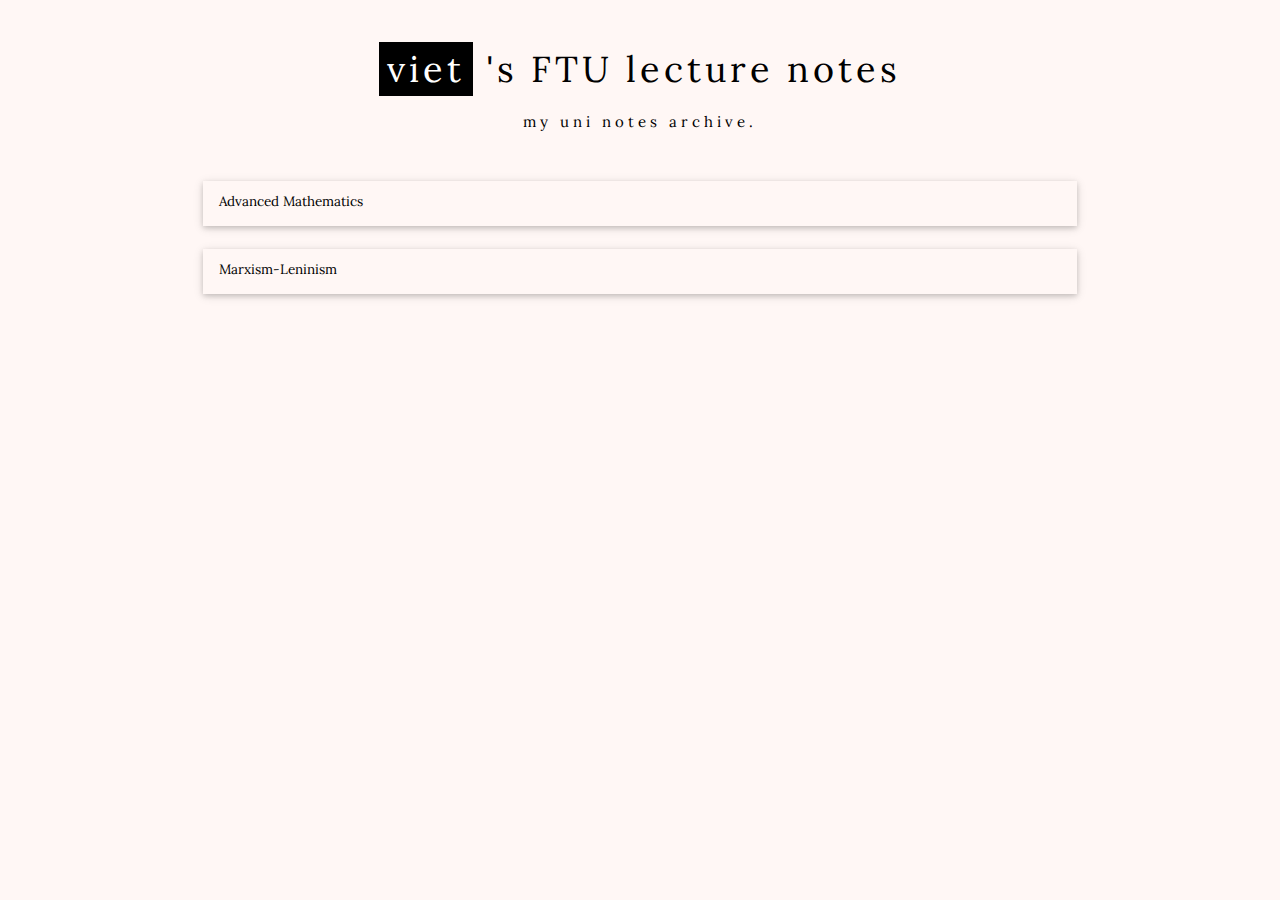
<file: index.html>
<!DOCTYPE html>
<html lang="en">
    <head>
        <meta charset="utf-8">
        <meta name="viewport" content="width=device-width, initial-scale=1">
        <link rel="stylesheet" href="styles.css">
        <link rel="stylesheet" href="w3.css">
        <title>Viet's FTU Lecture Notes</title>
    </head>
    <body>
        <header class="w3-container w3-center w3-wide w3-padding-32">
            <div class="header">
                <h1><span class='w3-tag'>viet</span> 's FTU lecture notes</h1>
                <p>my uni notes archive.</p>
            </div>
        </header>
        <main class="w3-container w3-margin-bottom">
            <!--first blog-->
            <div class="w3-card w3-hover-shadow w3-container subject"><a href="/subjects/advanced-maths/advanced-maths-main.html"> <!--Add link here-->
                <h3>Advanced Mathematics</h3>
                <p class="w3-justify"></p>
            </div>
            <br>
            <!--second blog-->
            <div class="w3-card w3-hover-shadow w3-container subject"><a href="/subjects/marxism-leninism/marxism-leninism-main.html">
                <h3>Marxism-Leninism</h3>
                <p class="w3-justify"></p>
        </main>
    </body>
</html>
</file>
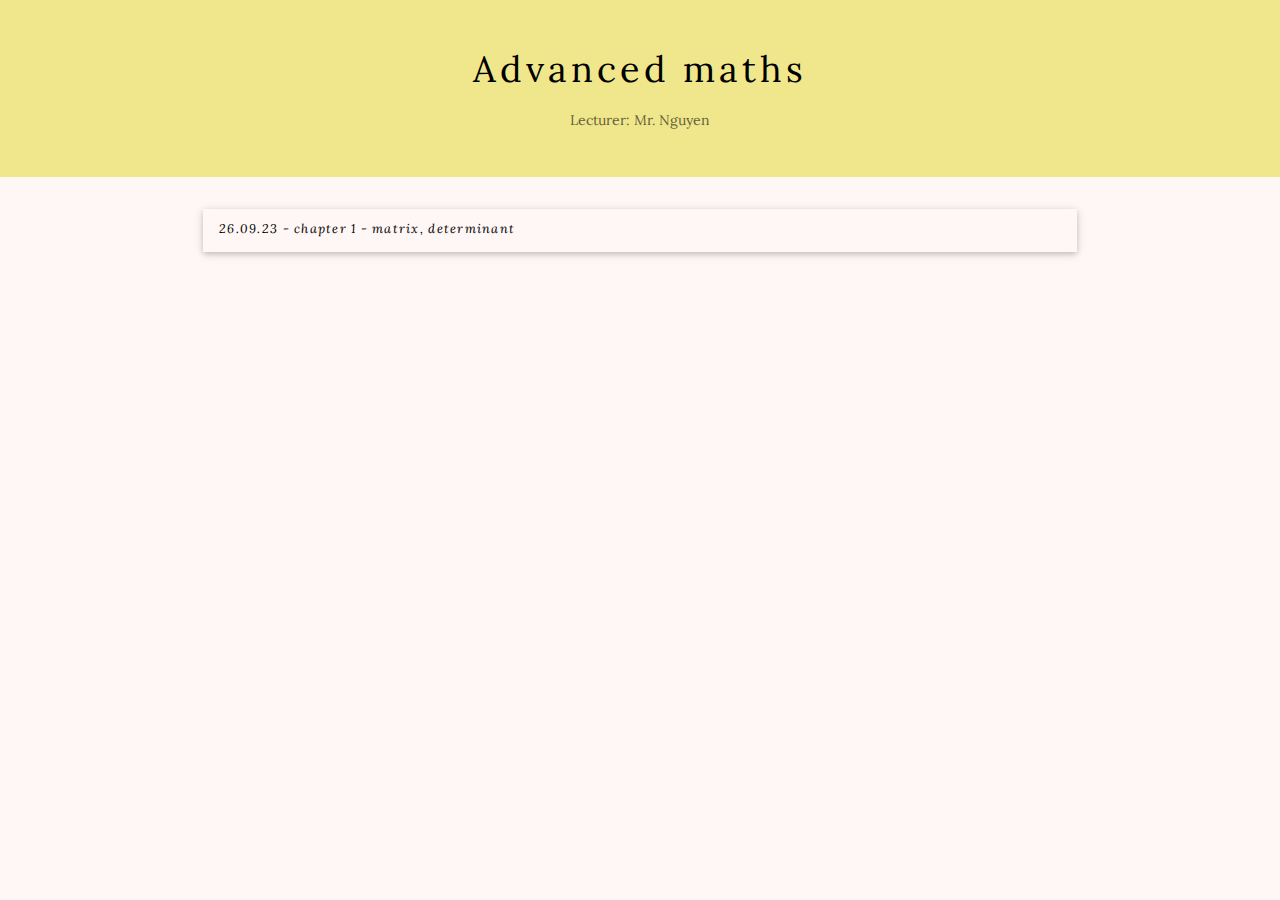
<file: subjects/advanced-maths/advanced-maths-main.html>
<!DOCTYPE html>
<html lang="en">
    <head>
        <meta name="viewport" content="width=device-width, initial-scale=1">
        <meta charset="utf-8">
        <link rel="stylesheet" href="../../w3.css">
        <link rel="stylesheet" href="../subject-main-style.css">
    </head>
    <body>
        <header class="w3-container w3-center w3-padding-32 w3-khaki">
            <h1 class="w3-wide">Advanced maths</h1>
            <p><span class='w3-opacity'>Lecturer: Mr. Nguyen</span></p>
        </header>
        <main class="w3-justify w3-container w3-padding-top-32">
            <div class="w3-card w3-hover-shadow w3-container subject"><a href="advanced-maths-001.html"> <!--Add link here-->
                <h3>26.09.23 - chapter 1 - matrix, determinant</h3>
                <p class="w3-justify"></p>
            </div>
        </main>
    </body>
</html>
</file>
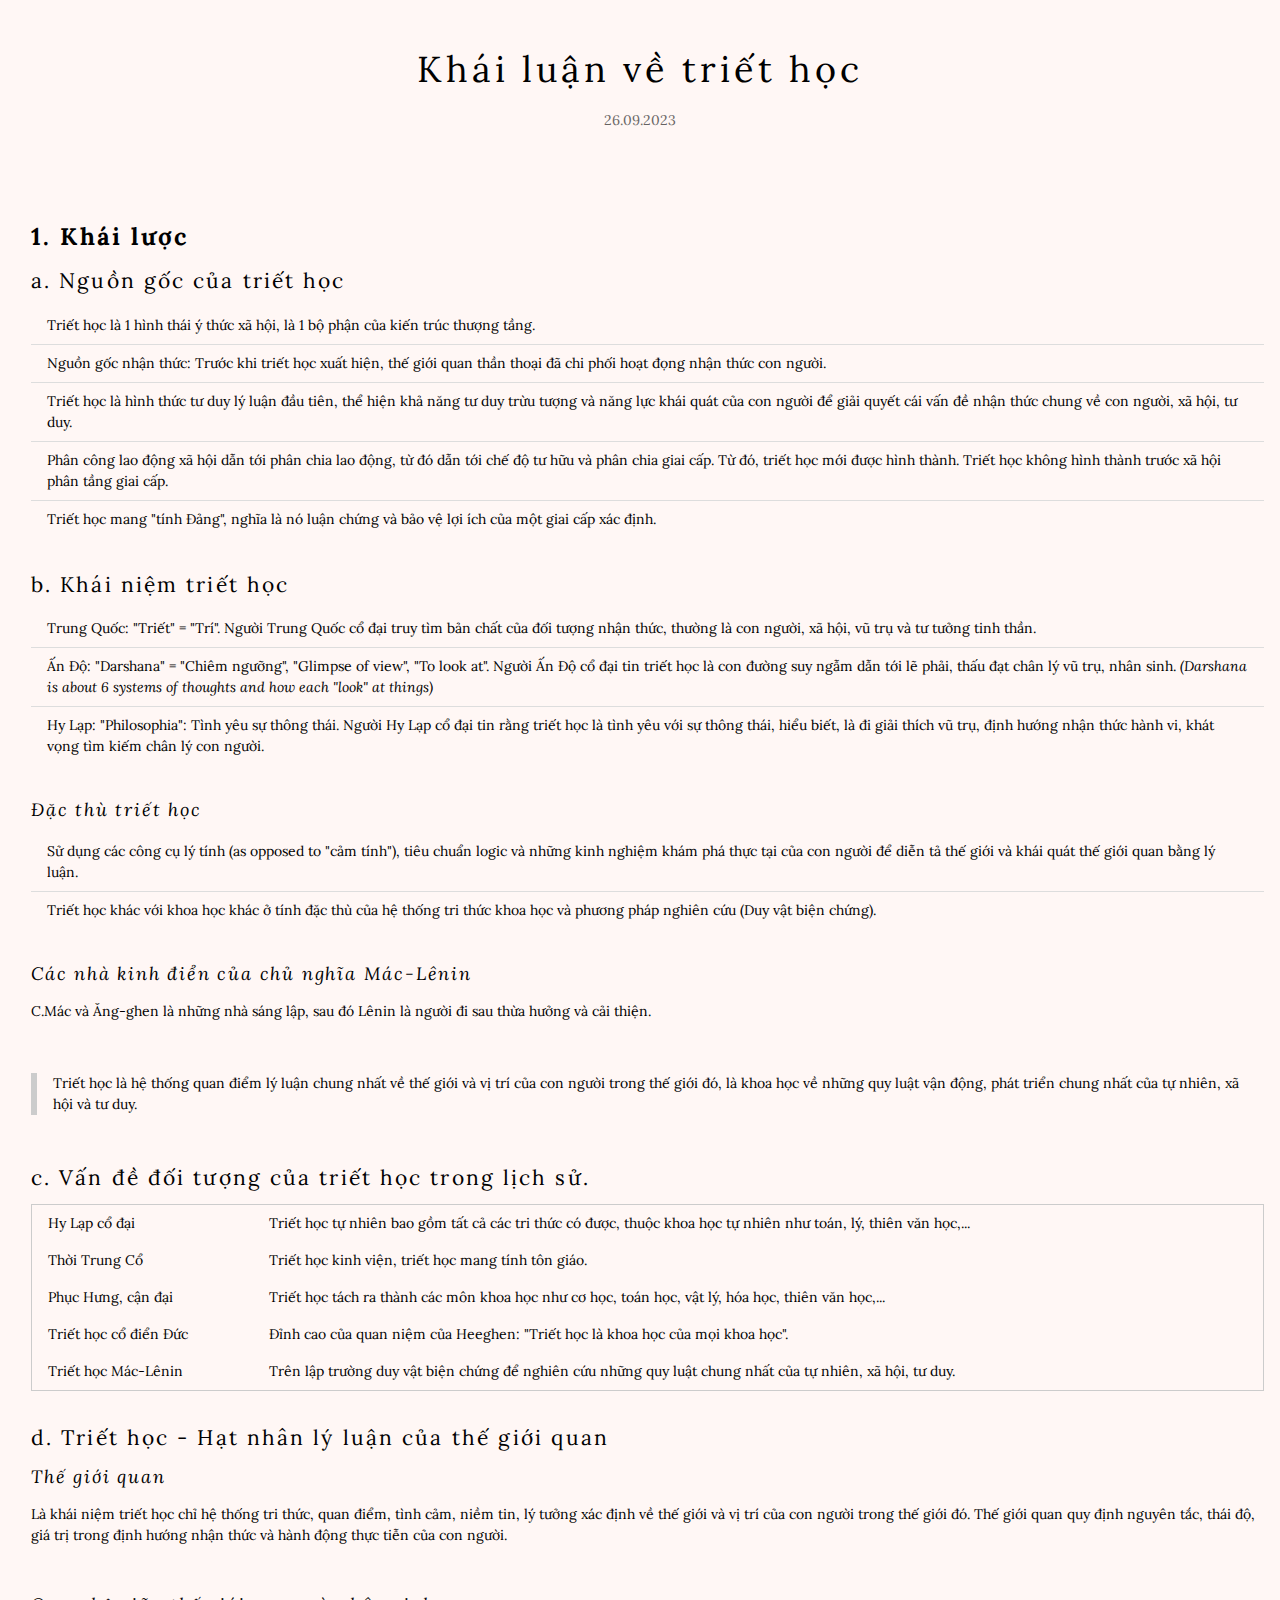
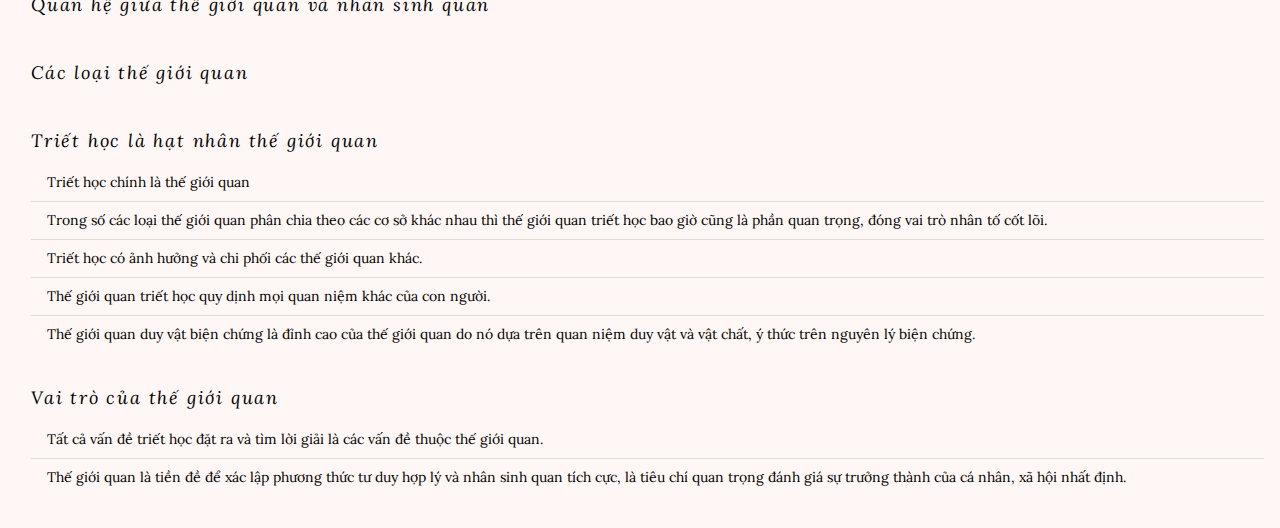
<file: subjects/marxism-leninism/marxism-leninism-001.html>
<!DOCTYPE html>
<html>
    <head>
        <meta name="viewport" content="width=device-width, initial-scale=1">
        <meta charset="utf-8">
        <link rel="stylesheet" href="../../w3.css">
        <link rel="stylesheet" href="../subject-main-style.css">
    </head>
    <body>
        <header class="w3-container w3-center w3-padding-32">
            <h1 class="w3-wide">Khái luận về triết học</h1>
            <p><span class='w3-opacity'>26.09.2023</span></p>
        </header>
        <main class="w3-container w3-padding-32">
            <div class="content">
                <h1>1. Khái lược</h1>
                    <h2>a. Nguồn gốc của triết học</h2>
                        <ul class="w3-ul">
                            <li>Triết học là 1 hình thái ý thức xã hội, là 1 bộ phận của kiến trúc thượng tầng.</li>
                            <li>Nguồn gốc nhận thức: Trước khi triết học xuất hiện, thế giới quan thần thoại đã chi phối hoạt đọng nhận thức con người.</li>
                            <li>Triết học là hình thức tư duy lý luận đầu tiên, thể hiện khả năng tư duy trừu tượng và năng lực khái quát của con người để giải quyết cái vấn đề nhận thức chung về con người, xã hội, tư duy.</li>
                            <li>Phân công lao động xã hội dẫn tới phân chia lao động, từ đó dẫn tới chế độ tư hữu và phân chia giai cấp. Từ đó, triết học mới được hình thành. Triết học không hình thành trước xã hội phân tầng giai cấp.</li>
                            <li>Triết học mang "tính Đảng", nghĩa là nó luận chứng và bảo vệ lợi ích của một giai cấp xác định.</li>
                        </ul>
                        <br>
                    <h2>b. Khái niệm triết học</h2>
                        <ul class="w3-ul">
                            <li>Trung Quốc: "Triết" = "Trí". Người Trung Quốc cổ đại truy tìm bản chất của đối tượng nhận thức, thường là con người, xã hội, vũ trụ và tư tưởng tinh thần.</li>
                            <li>Ấn Độ: "Darshana" = "Chiêm ngưỡng", "Glimpse of view", "To look at". Người Ấn Độ cổ đại tin triết học là con đường suy ngẫm dẫn tới lẽ phải, thấu đạt chân lý vũ trụ, nhân sinh. <em>(Darshana is about 6 systems of thoughts and how each "look" at things) </em></li>
                            <li>Hy Lạp: "Philosophia": Tình yêu sự thông thái. Người Hy Lạp cổ đại tin rằng triết học là tình yêu với sự thông thái, hiểu biết, là đi giải thích vũ trụ, định hướng nhận thức hành vi, khát vọng tìm kiếm chân lý con người.</li>
                        </ul>
                        <br>
                        <h3>Đặc thù triết học</h3>
                            <ul class="w3-ul">
                                <li>Sử dụng các công cụ lý tính (as opposed to "cảm tính"), tiêu chuẩn logic và những kinh nghiệm khám phá thực tại của con người để diễn tả thế giới và khái quát thế giới quan bằng lý luận.</li>
                                <li>Triết học khác với khoa học khác ở tính đặc thù của hệ thống tri thức khoa học và phương pháp nghiên cứu (Duy vật biện chứng).</li>
                            </ul>
                            <br>
                        <h3>Các nhà kinh điển của chủ nghĩa Mác-Lênin</h3>
                            <p>C.Mác và Ăng-ghen là những nhà sáng lập, sau đó Lênin là người đi sau thừa hưởng và cải thiện.</p>
                        <br>
                        <p class="w3-panel w3-leftbar">Triết học là hệ thống quan điểm lý luận chung nhất về thế giới và vị trí của con người trong thế giới đó, là khoa học về những quy luật vận động, phát triển chung nhất của tự nhiên, xã hội và tư duy.</p>
                        <br>
                    <h2>c. Vấn đề đối tượng của triết học trong lịch sử.</h2>
                        <table class="w3-table w3-border">
                            <tr>
                                <td>Hy Lạp cổ đại</td>
                                <td>Triết học tự nhiên bao gồm tất cả các tri thức có được, thuộc khoa học tự nhiên như toán, lý, thiên văn học,...</td>
                            </tr>
                            <tr>
                                <td>Thời Trung Cổ</td>
                                <td>Triết học kinh viện, triết học mang tính tôn giáo.</td>
                            </tr>
                            <tr>
                                <td>Phục Hưng, cận đại</td>
                                <td>Triết học tách ra thành các môn khoa học như cơ học, toán học, vật lý, hóa học, thiên văn học,...</td>
                            </tr>
                            <tr>
                                <td>Triết học cổ điển Đức</td>
                                <td>Đỉnh cao của quan niệm của Heeghen: "Triết học là khoa học của mọi khoa học".</td>
                            </tr>
                            <tr>
                                <td>Triết học Mác-Lênin</td>
                                <td>Trên lập trường duy vật biện chứng để nghiên cứu những quy luật chung nhất của tự nhiên, xã hội, tư duy.</td>
                            </tr>
                        </table>
                        <br>
                    <h2>d. Triết học - Hạt nhân lý luận của thế giới quan</h2>
                        <h3>Thế giới quan</h3>
                        <p>Là khái niệm triết học chỉ hệ thống tri thức, quan điểm, tình cảm, niềm tin, lý tưởng xác định về thế giới và vị trí của con người trong thế giới đó. Thế giới quan quy định nguyên tắc, thái độ, giá trị trong định hướng nhận thức và hành động thực tiễn của con người.</p>
                        <br>
                        <h3>Quan hệ giữa thế giới quan và nhân sinh quan</h3>
                        <br>
                        <h3>Các loại thế giới quan</h3>
                        <br>
                        <h3>Triết học là hạt nhân thế giới quan</h3>
                            <ul class="w3-ul">
                                <li>Triết học chính là thế giới quan</li>
                                <li>Trong số các loại thế giới quan phân chia theo các cơ sở khác nhau thì thế giới quan triết học bao giờ cũng là phần quan trọng, đóng vai trò nhân tố cốt lõi.</li>
                                <li>Triết học có ảnh hưởng và chi phối các thế giới quan khác.</li>
                                <li>Thế giới quan triết học quy dịnh mọi quan niệm khác của con người.</li>
                                <li>Thế giới quan duy vật biện chứng là đỉnh cao của thế giới quan do nó dựa trên quan niệm duy vật và vật chất, ý thức trên nguyên lý biện chứng.</li>
                            </ul>
                            <br>
                        <h3>Vai trò của thế giới quan</h3>
                            <ul class="w3-ul">
                                <li>Tất cả vấn đề triết học đặt ra và tìm lời giải là các vấn đề thuộc thế giới quan.</li>
                                <li>Thế giới quan là tiền đề để xác lập phương thức tư duy hợp lý và nhân sinh quan tích cực, là tiêu chí quan trọng đánh giá sự trưởng thành của cá nhân, xã hội nhất định.</li>
                            </ul>
            </div>
        </main>
    </body>
</html>
</file>
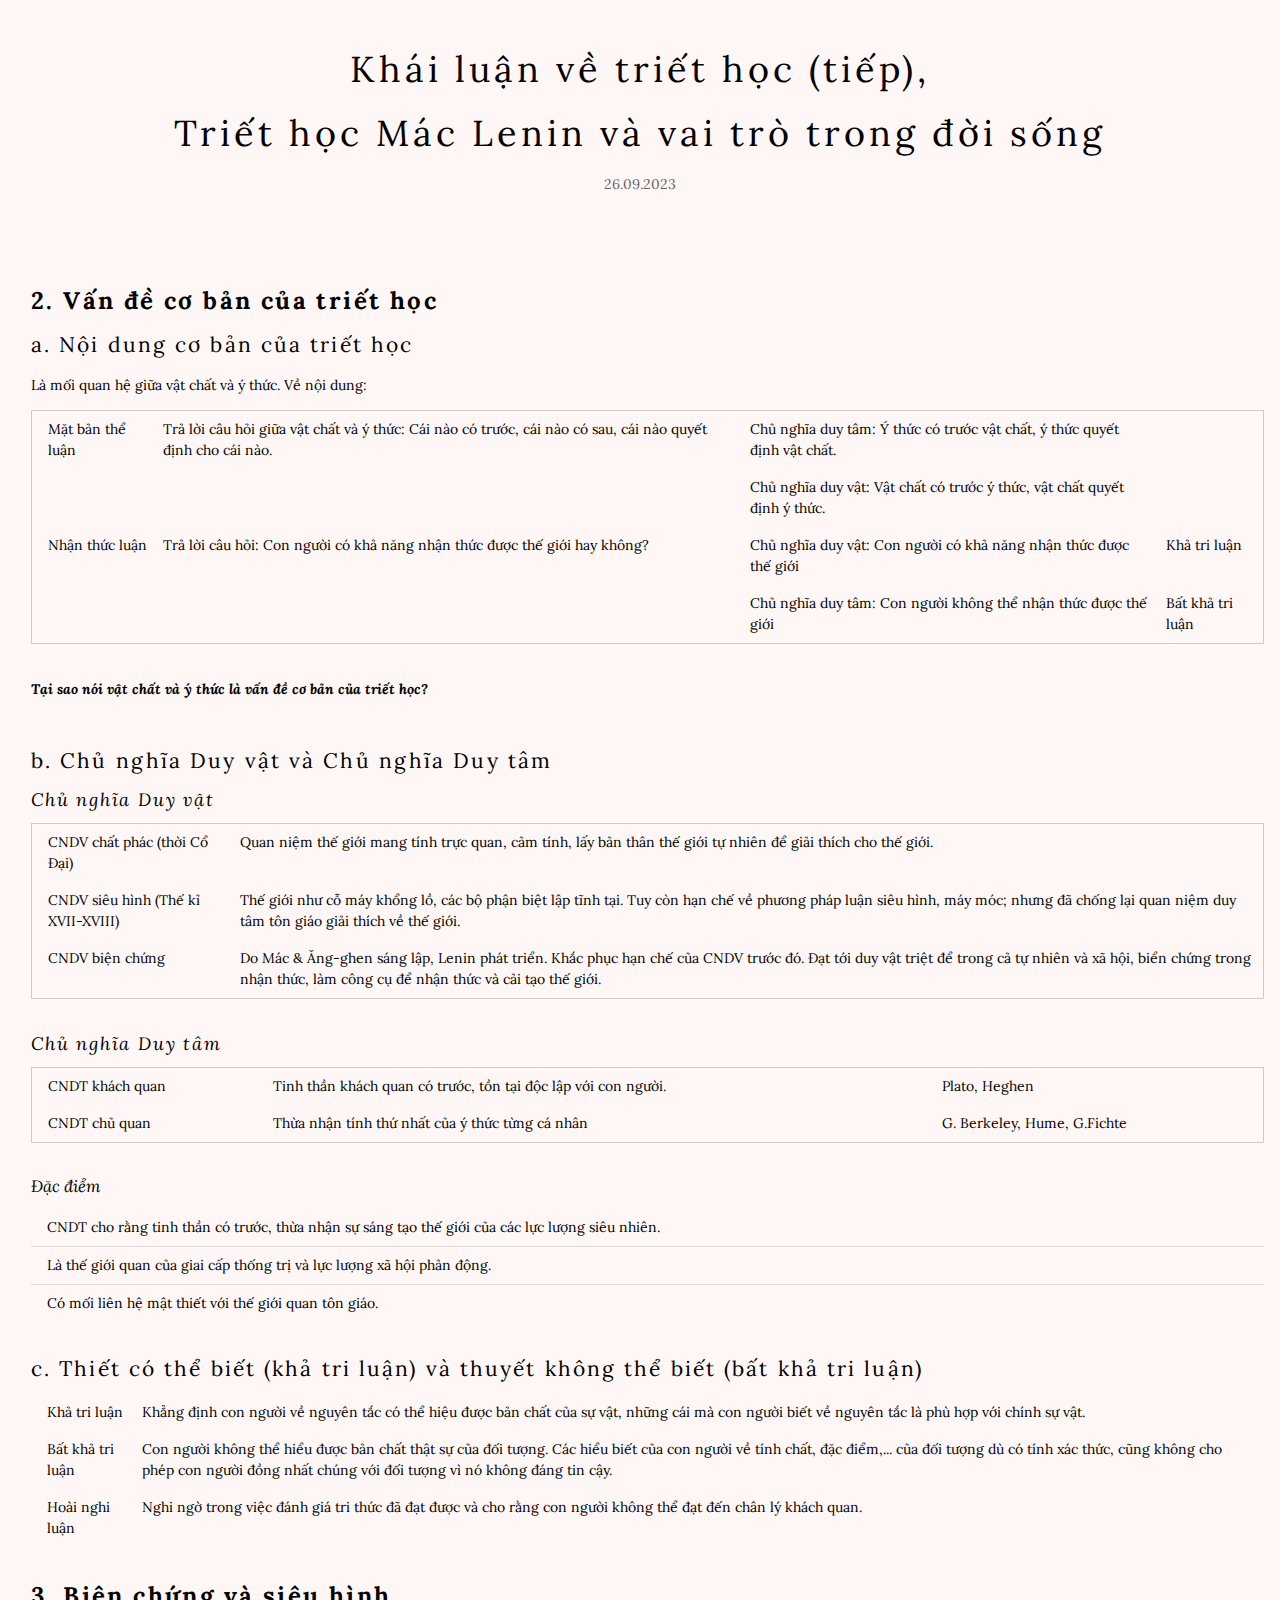
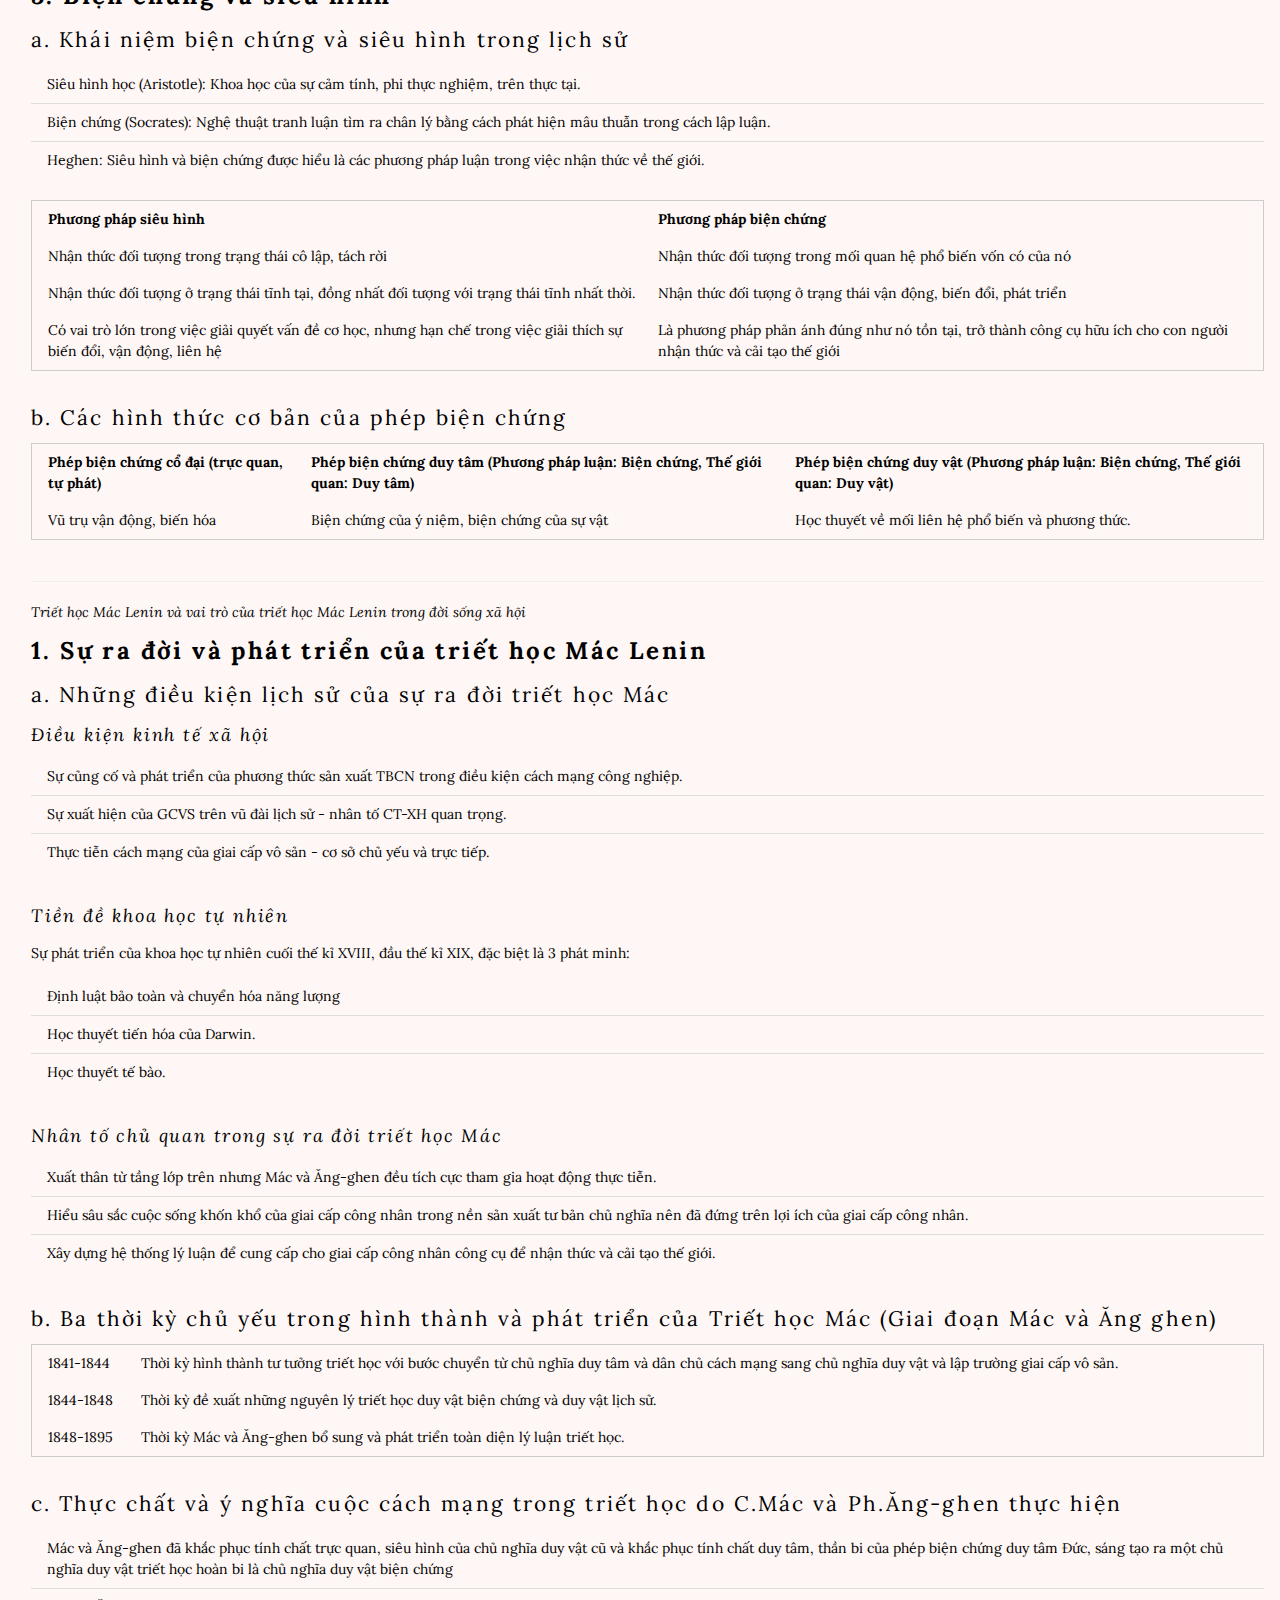
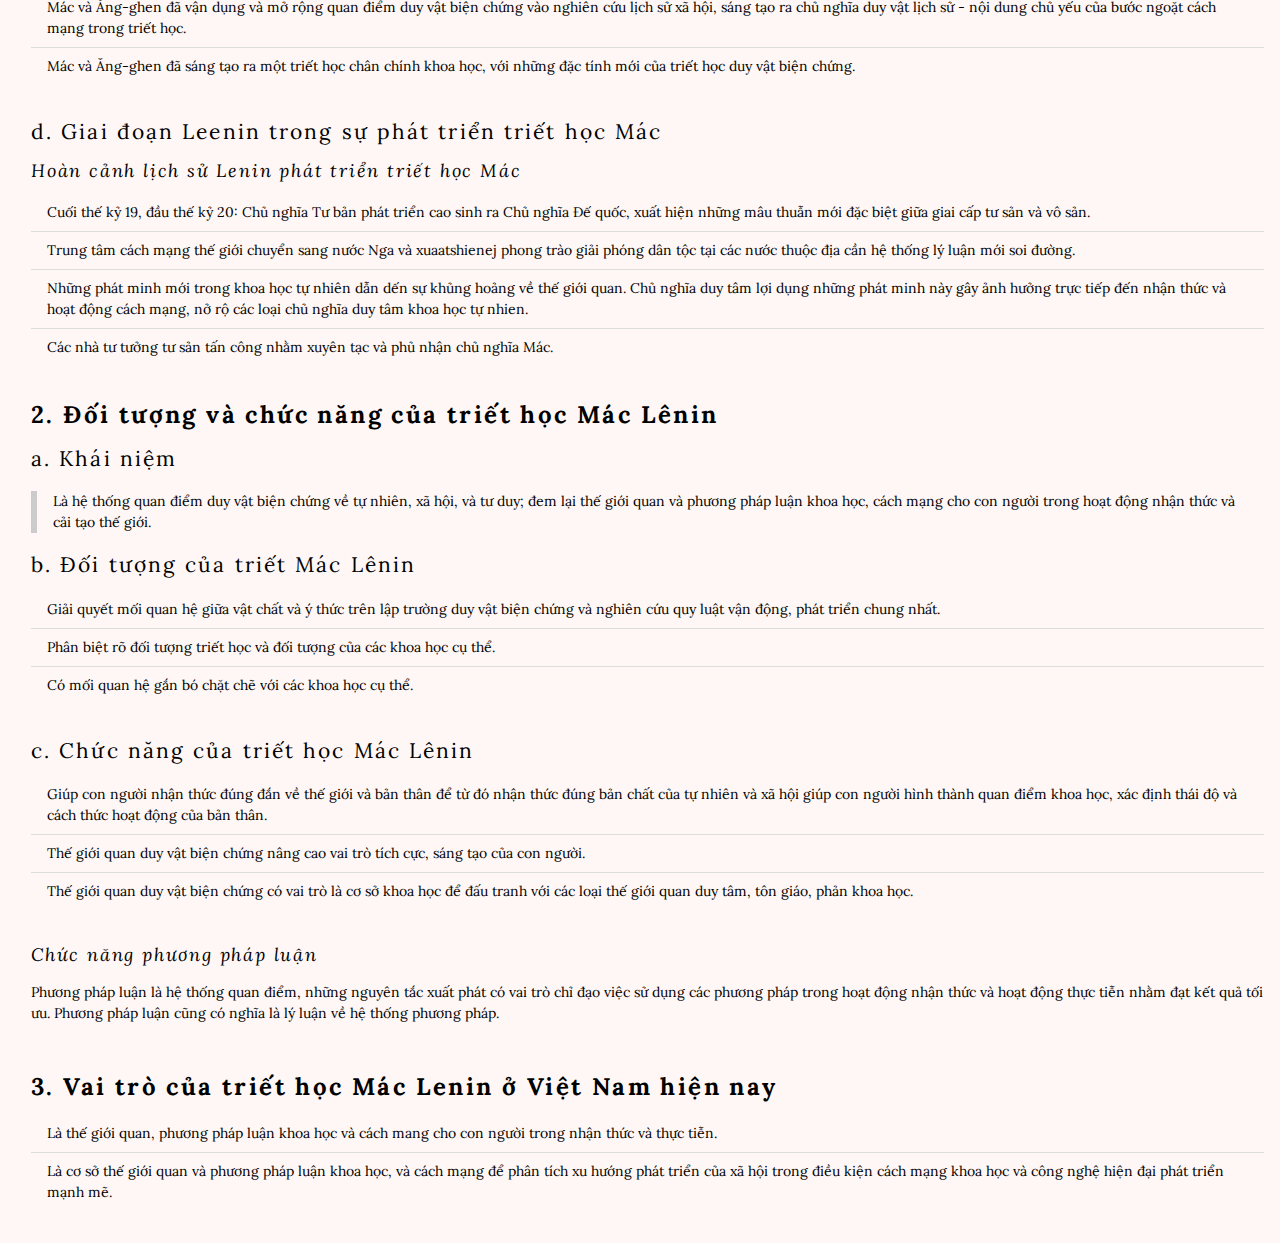
<file: subjects/marxism-leninism/marxism-leninism-002.html>
<!DOCTYPE html>
<html>
    <head>
        <meta name="viewport" content="width=device-width, initial-scale=1">
        <meta charset="utf-8">
        <link rel="stylesheet" href="../../w3.css">
        <link rel="stylesheet" href="../subject-main-style.css">
    </head>
    <body>
        <header class="w3-container w3-center w3-padding-32">
            <h1 class="w3-wide">Khái luận về triết học (tiếp),</h1>
            <h1 class="w3-wide">Triết học Mác Lenin và vai trò trong đời sống</h1>
            <p><span class='w3-opacity'>26.09.2023</span></p>
        </header>
        <main class="w3-container w3-padding-32">
            <div class="content">
                <h1>2. Vấn đề cơ bản của triết học</h1>
                    <h2>a. Nội dung cơ bản của triết học</h2>
                        <p>Là mối quan hệ giữa vật chất và ý thức. Về nội dung:</p>
                        <table class="w3-table w3-border">
                            <tr>
                                <td>Mặt bản thể luận</td>
                                <td>Trả lời câu hỏi giữa vật chất và ý thức: Cái nào có trước, cái nào có sau, cái nào quyết định cho cái nào.</td>
                                <td>Chủ nghĩa duy tâm: Ý thức có trước vật chất, ý thức quyết định vật chất.</td>
                            </tr>
                            <tr>
                                <td></td>
                                <td></td>
                                <td>Chủ nghĩa duy vật: Vật chất có trước ý thức, vật chất quyết định ý thức.</td>
                            </tr>
                            <tr>
                                <td>Nhận thức luận</td>
                                <td>Trả lời câu hỏi: Con người có khả năng nhận thức được thế giới hay không?</td>
                                <td>Chủ nghĩa duy vật: Con người có khả năng nhận thức được thế giới</td>
                                <td>Khả tri luận</td>
                            </tr>
                            <tr>
                                <td></td>
                                <td></td>
                                <td>Chủ nghĩa duy tâm: Con người không thể nhận thức được thế giới</td>
                                <td>Bất khả tri luận</td>
                            </tr>
                        </table>
                        <br>
                        <p><em><strong>Tại sao nói vật chất và ý thức là vấn đề cơ bản của triết học?</strong></em></p>
                        <br>
                    <h2>b. Chủ nghĩa Duy vật và Chủ nghĩa Duy tâm</h2>
                        <h3>Chủ nghĩa Duy vật</h3>
                            <table class="w3-table w3-border">
                                <tr>
                                    <td>CNDV chất phác (thời Cổ Đại)</td>
                                    <td>Quan niệm thế giới mang tính trực quan, cảm tính, lấy bản thân thế giới tự nhiên để giải thích cho thế giới.</td>
                                </tr>
                                <tr>
                                    <td>CNDV siêu hình (Thế kỉ XVII-XVIII)</td>
                                    <td>Thế giới như cỗ máy khổng lồ, các bộ phận biệt lập tĩnh tại. Tuy còn hạn chế về phương pháp luận siêu hình, máy móc; nhưng đã chống lại quan niệm duy tâm tôn giáo giải thích về thế giới.</td>
                                </tr>
                                <tr>
                                    <td>CNDV biện chứng</td>
                                    <td>Do Mác & Ăng-ghen sáng lập, Lenin phát triển. Khắc phục hạn chế của CNDV trước đó. Đạt tới duy vật triệt để trong cả tự nhiên và xã hội, biển chứng trong nhận thức, làm công cụ để nhận thức và cải tạo thế giới.</td>
                                </tr>
                            </table>
                            <br>
                        <h3>Chủ nghĩa Duy tâm</h3>
                            <table class="w3-table w3-border">
                                <tr>
                                    <td>CNDT khách quan</td>
                                    <td>Tinh thần khách quan có trước, tồn tại độc lập với con người.</td>
                                    <td>Plato, Heghen</td>
                                </tr>
                                <tr>
                                    <td>CNDT chủ quan</td>
                                    <td>Thừa nhận tính thứ nhất của ý thức từng cá nhân</td>
                                    <td>G. Berkeley, Hume, G.Fichte</td>
                                </tr>
                            </table>
                            <br>
                            <h4>Đặc điểm</h4>
                                <ul class="w3-ul">
                                    <li>CNDT cho rằng tinh thần có trước, thừa nhận sự sáng tạo thế giới của các lực lượng siêu nhiên.</li>
                                    <li>Là thế giới quan của giai cấp thống trị và lực lượng xã hội phản động.</li>
                                    <li>Có mối liên hệ mật thiết với thế giới quan tôn giáo.</li>
                                </ul>
                                <br>
                    <h2>c. Thiết có thể biết (khả tri luận) và thuyết không thể biết (bất khả tri luận)</h2>
                        <table class="w3-table">
                            <tr>
                                <td>Khả tri luận</td>
                                <td>Khẳng định con người về nguyên tắc có thể hiệu được bản chất của sự vật, những cái mà con người biết về nguyên tắc là phù hợp với chính sự vật.</td>
                            </tr>
                            <tr>
                                <td>Bất khả tri luận</td>
                                <td>Con người không thể hiểu được bản chất thật sự của đối tượng. Các hiểu biết của con người về tính chất, đặc điểm,... của đối tượng dù có tính xác thức, cũng không cho phép con người đồng nhất chúng với đối tượng vì nó không đáng tin cậy.</td>
                            </tr>
                            <tr>
                                <td>Hoài nghi luận</td>
                                <td>Nghi ngờ trong việc đánh giá tri thức đã đạt được và cho rằng con người không thể đạt đến chân lý khách quan.</td>
                            </tr>
                        </table>
                        <br>
                <h1>3. Biện chứng và siêu hình</h1>
                    <h2>a. Khái niệm biện chứng và siêu hình trong lịch sử</h2>
                        <ul class="w3-ul">
                            <li>Siêu hình học (Aristotle): Khoa học của sự cảm tính, phi thực nghiệm, trên thực tại.</li>
                            <li>Biện chứng (Socrates): Nghệ thuật tranh luận tìm ra chân lý bằng cách phát hiện mâu thuẫn trong cách lập luận.</li>
                            <li>Heghen: Siêu hình và biện chứng được hiểu là các phương pháp luận trong việc nhận thức về thế giới.</li>
                        </ul>
                        <br>
                        <table class="w3-table w3-border">
                            <tr>
                                <th>Phương pháp siêu hình</th>
                                <th>Phương pháp biện chứng</th>
                            </tr>
                            <tr>
                                <td>Nhận thức đối tượng trong trạng thái cô lập, tách rời</td>
                                <td>Nhận thức đối tượng trong mối quan hệ phổ biến vốn có của nó</td>
                            </tr>
                            <tr>
                                <td>Nhận thức đối tượng ở trạng thái tĩnh tại, đồng nhất đối tượng với trạng thái tĩnh nhất thời.</td>
                                <td>Nhận thức đối tượng ở trạng thái vận động, biến đổi, phát triển</td>
                            </tr>
                            <tr>
                                <td>Có vai trò lớn trong việc giải quyết vấn đề cơ học, nhưng hạn chế trong việc giải thích sự biến đổi, vận động, liên hệ</td>
                                <td>Là phương pháp phản ánh đúng như nó tồn tại, trở thành công cụ hữu ích cho con người nhận thức và cải tạo thế giới</td>
                            </tr>
                        </table>
                        <br>
                    <h2>b. Các hình thức cơ bản của phép biện chứng</h2>
                        <table class="w3-table w3-border">
                            <tr>
                                <th>Phép biện chứng cổ đại (trực quan, tự phát)</th>
                                <th>Phép biện chứng duy tâm (Phương pháp luận: Biện chứng, Thế giới quan: Duy tâm)</th>
                                <th>Phép biện chứng duy vật (Phương pháp luận: Biện chứng, Thế giới quan: Duy vật)</th>
                            </tr>
                            <tr>
                                <td>Vũ trụ vận động, biến hóa</td>
                                <td>Biện chứng của ý niệm, biện chứng của sự vật</td>
                                <td>Học thuyết về mối liên hệ phổ biến và phương thức.</td>
                            </tr>
                        </table>
                        <br>
                        <hr>
                <em>Triết học Mác Lenin và vai trò của triết học Mác Lenin trong đời sống xã hội</em>
                <br>
                <h1>1. Sự ra đời và phát triển của triết học Mác Lenin</h1>
                    <h2>a. Những điều kiện lịch sử của sự ra đời triết học Mác</h2>
                        <h3>Điều kiện kinh tế xã hội</h3>
                            <ul class="w3-ul">
                                <li>Sự củng cố và phát triển của phương thức sản xuất TBCN trong điều kiện cách mạng công nghiệp.</li>
                                <li>Sự xuất hiện của GCVS trên vũ đài lịch sử - nhân tố CT-XH quan trọng.</li>
                                <li>Thực tiễn cách mạng của giai cấp vô sản - cơ sở chủ yếu và trực tiếp.</li>
                            </ul>
                            <br>
                        <h3>Tiền đề khoa học tự nhiên</h3>
                            <p>Sự phát triển của khoa học tự nhiên cuối thế kỉ XVIII, đầu thế kỉ XIX, đặc biệt là 3 phát minh:</p>
                            <ul class="w3-ul">
                                <li>Định luật bảo toàn và chuyển hóa năng lượng</li>
                                <li>Học thuyết tiến hóa của Darwin.</li>
                                <li>Học thuyết tế bào.</li>
                            </ul>
                            <br>
                        <h3>Nhân tố chủ quan trong sự ra đời triết học Mác</h3>
                            <ul class="w3-ul">
                                <li>Xuất thân từ tầng lớp trên nhưng Mác và Ăng-ghen đều tích cực tham gia hoạt động thực tiễn.</li>
                                <li>Hiểu sâu sắc cuộc sống khốn khổ của giai cấp công nhân trong nền sản xuất tư bản chủ nghĩa nên đã đứng trên lợi ích của giai cấp công nhân.</li>
                                <li>Xây dựng hệ thống lý luận để cung cấp cho giai cấp công nhân công cụ để nhận thức và cải tạo thế giới.</li>
                            </ul>
                            <br>
                    <h2>b. Ba thời kỳ chủ yếu trong hình thành và phát triển của Triết học Mác (Giai đoạn Mác và Ăng ghen)</h2>
                            <table class="w3-table w3-border">
                                <tr>
                                    <td>1841-1844</td>
                                    <td>Thời kỳ hình thành tư tưởng triết học với bước chuyển từ chủ nghĩa duy tâm và dân chủ cách mạng sang chủ nghĩa duy vật và lập trường giai cấp vô sản.</td>
                                </tr>
                                <tr>
                                    <td>1844-1848</td>
                                    <td>Thời kỳ đề xuất những nguyên lý triết học duy vật biện chứng và duy vật lịch sử.</td>
                                </tr>
                                <tr>
                                    <td>1848-1895</td>
                                    <td>Thời kỳ Mác và Ăng-ghen bổ sung và phát triển toàn diện lý luận triết học.</td>
                                </tr>
                            </table>
                            <br>
                    <h2>c. Thực chất và ý nghĩa cuộc cách mạng trong triết học do C.Mác và Ph.Ăng-ghen thực hiện</h2>
                            <ul class="w3-ul">
                                <li>Mác và Ăng-ghen đã khắc phục tính chất trực quan, siêu hình của chủ nghĩa duy vật cũ và khắc phục tính chất duy tâm, thần bi của phép biện chứng duy tâm Đức, sáng tạo ra một chủ nghĩa duy vật triết học hoàn bi là chủ nghĩa duy vật biện chứng</li>
                                <li>Mác và Ăng-ghen đã vận dụng và mở rộng quan điểm duy vật biện chứng vào nghiên cứu lịch sử xã hội, sáng tạo ra chủ nghĩa duy vật lịch sử - nội dung chủ yếu của bước ngoặt cách mạng trong triết học.</li>
                                <li>Mác và Ăng-ghen đã sáng tạo ra một triết học chân chính khoa học, với những đặc tính mới của triết học duy vật biện chứng.</li>
                            </ul>
                            <br>
                    <h2>d. Giai đoạn Leenin trong sự phát triển triết học Mác</h2>
                        <h3>Hoàn cảnh lịch sử Lenin phát triển triết học Mác</h3>
                            <ul class="w3-ul">
                                <li>Cuối thế kỷ 19, đầu thế kỷ 20: Chủ nghĩa Tư bản phát triển cao sinh ra Chủ nghĩa Đế quốc, xuất hiện những mâu thuẫn mới đặc biệt giữa giai cấp tư sản và vô sản.</li>
                                <li>Trung tâm cách mạng thế giới chuyển sang nước Nga và xuaatshienej phong trào giải phóng dân tộc tại các nước thuộc địa cần hệ thống lý luận mới soi đường.</li>
                                <li>Những phát minh mới trong khoa học tự nhiên dẫn dến sự khủng hoảng về thế giới quan. Chủ nghĩa duy tâm lợi dụng những phát minh này gây ảnh hưởng trực tiếp đến nhận thức và hoạt động cách mạng, nở rộ các loại chủ nghĩa duy tâm khoa học tự nhien.</li>
                                <li>Các nhà tư tưởng tư sản tấn công nhằm xuyên tạc và phủ nhận chủ nghĩa Mác.</li>
                            </ul>
                            <br>
                <h1>2. Đối tượng và chức năng của triết học Mác Lênin</h1>
                    <h2>a. Khái niệm</h2>
                        <p class="w3-panel w3-leftbar">Là hệ thống quan điểm duy vật biện chứng về tự nhiên, xã hội, và tư duy; đem lại thế giới quan và phương pháp luận khoa học, cách mạng cho con người trong hoạt động nhận thức và cải tạo thế giới.</p>
                    <h2>b. Đối tượng của triết Mác Lênin</h2>
                        <ul class="w3-ul">
                            <li>Giải quyết mối quan hệ giữa vật chất và ý thức trên lập trường duy vật biện chứng và nghiên cứu quy luật vận động, phát triển chung nhất.</li>
                            <li>Phân biệt rõ đối tượng triết học và đối tượng của các khoa học cụ thể.</li>
                            <li>Có mối quan hệ gắn bó chặt chẽ với các khoa học cụ thể.</li>
                        </ul>
                        <br>
                    <h2>c. Chức năng của triết học Mác Lênin</h2>
                        <ul class="w3-ul">
                            <li>Giúp con người nhận thức đúng đắn về thế giới và bản thân để từ đó nhận thức đúng bản chất của tự nhiên và xã hội giúp con người hình thành quan điểm khoa học, xác định thái độ và cách thức hoạt động của bản thân.</li>
                            <li>Thế giới quan duy vật biện chứng nâng cao vai trò tích cực, sáng tạo của con người.</li>
                            <li>Thế giới quan duy vật biện chứng có vai trò là cơ sở khoa học để đấu tranh với các loại thế giới quan duy tâm, tôn giáo, phản khoa học.</li>
                        </ul>
                        <br>
                        <h3>Chức năng phương pháp luận</h3>
                            <p>Phương pháp luận là hệ thống quan điểm, những nguyên tắc xuất phát có vai trò chỉ đạo việc sử dụng các phương pháp trong hoạt động nhận thức và hoạt động thực tiễn nhằm đạt kết quả tối ưu. Phương pháp luận cũng có nghĩa là lý luận về hệ thống phương pháp.</p>
                            <br>
                <h1>3. Vai trò của triết học Mác Lenin ở Việt Nam hiện nay</h1>
                    <ul class="w3-ul">
                        <li>Là thế giới quan, phương pháp luận khoa học và cách mang cho con người trong nhận thức và thực tiễn.</li>
                        <li>Là cơ sở thế giới quan và phương pháp luận khoa học, và cách mạng để phân tích xu hướng phát triển của xã hội trong điều kiện cách mạng khoa học và công nghệ hiện đại phát triển mạnh mẽ.</li>
                    </ul>
            </div>
        </main>
    </body>
</html>
</file>
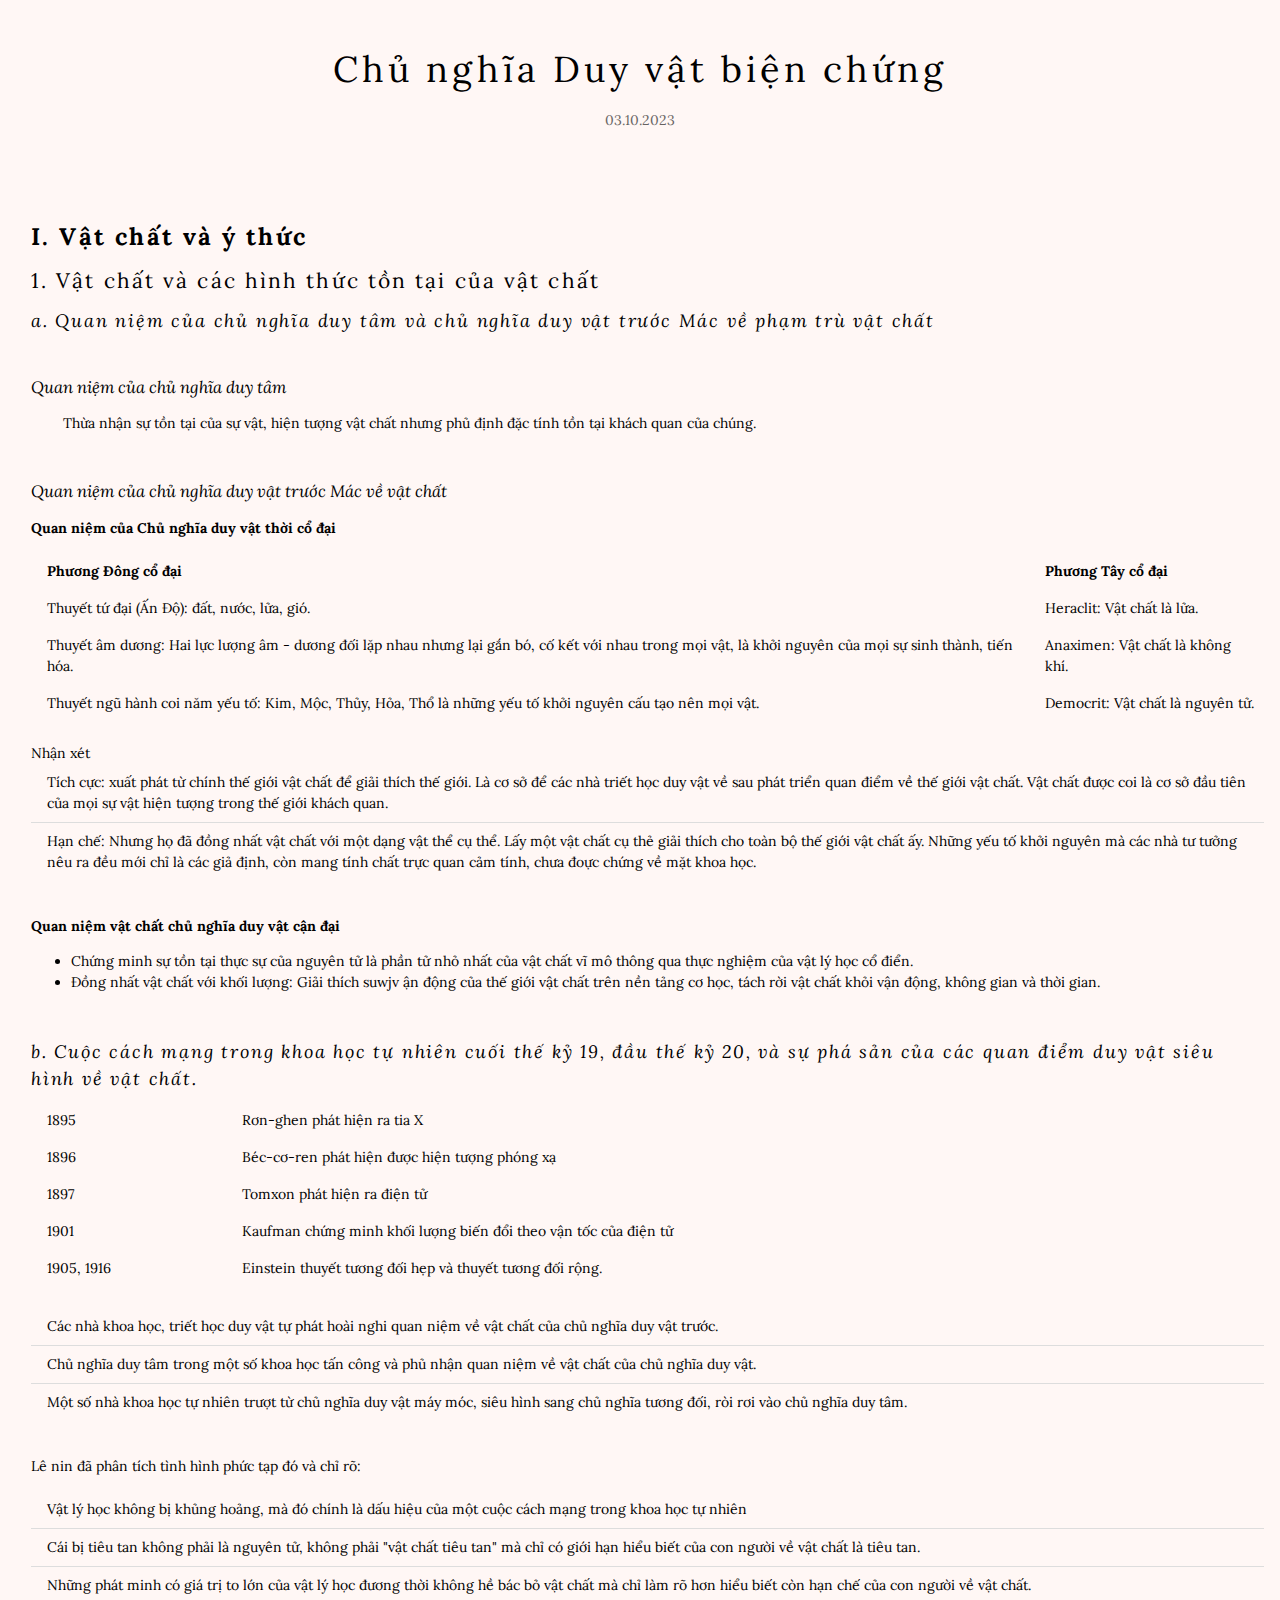
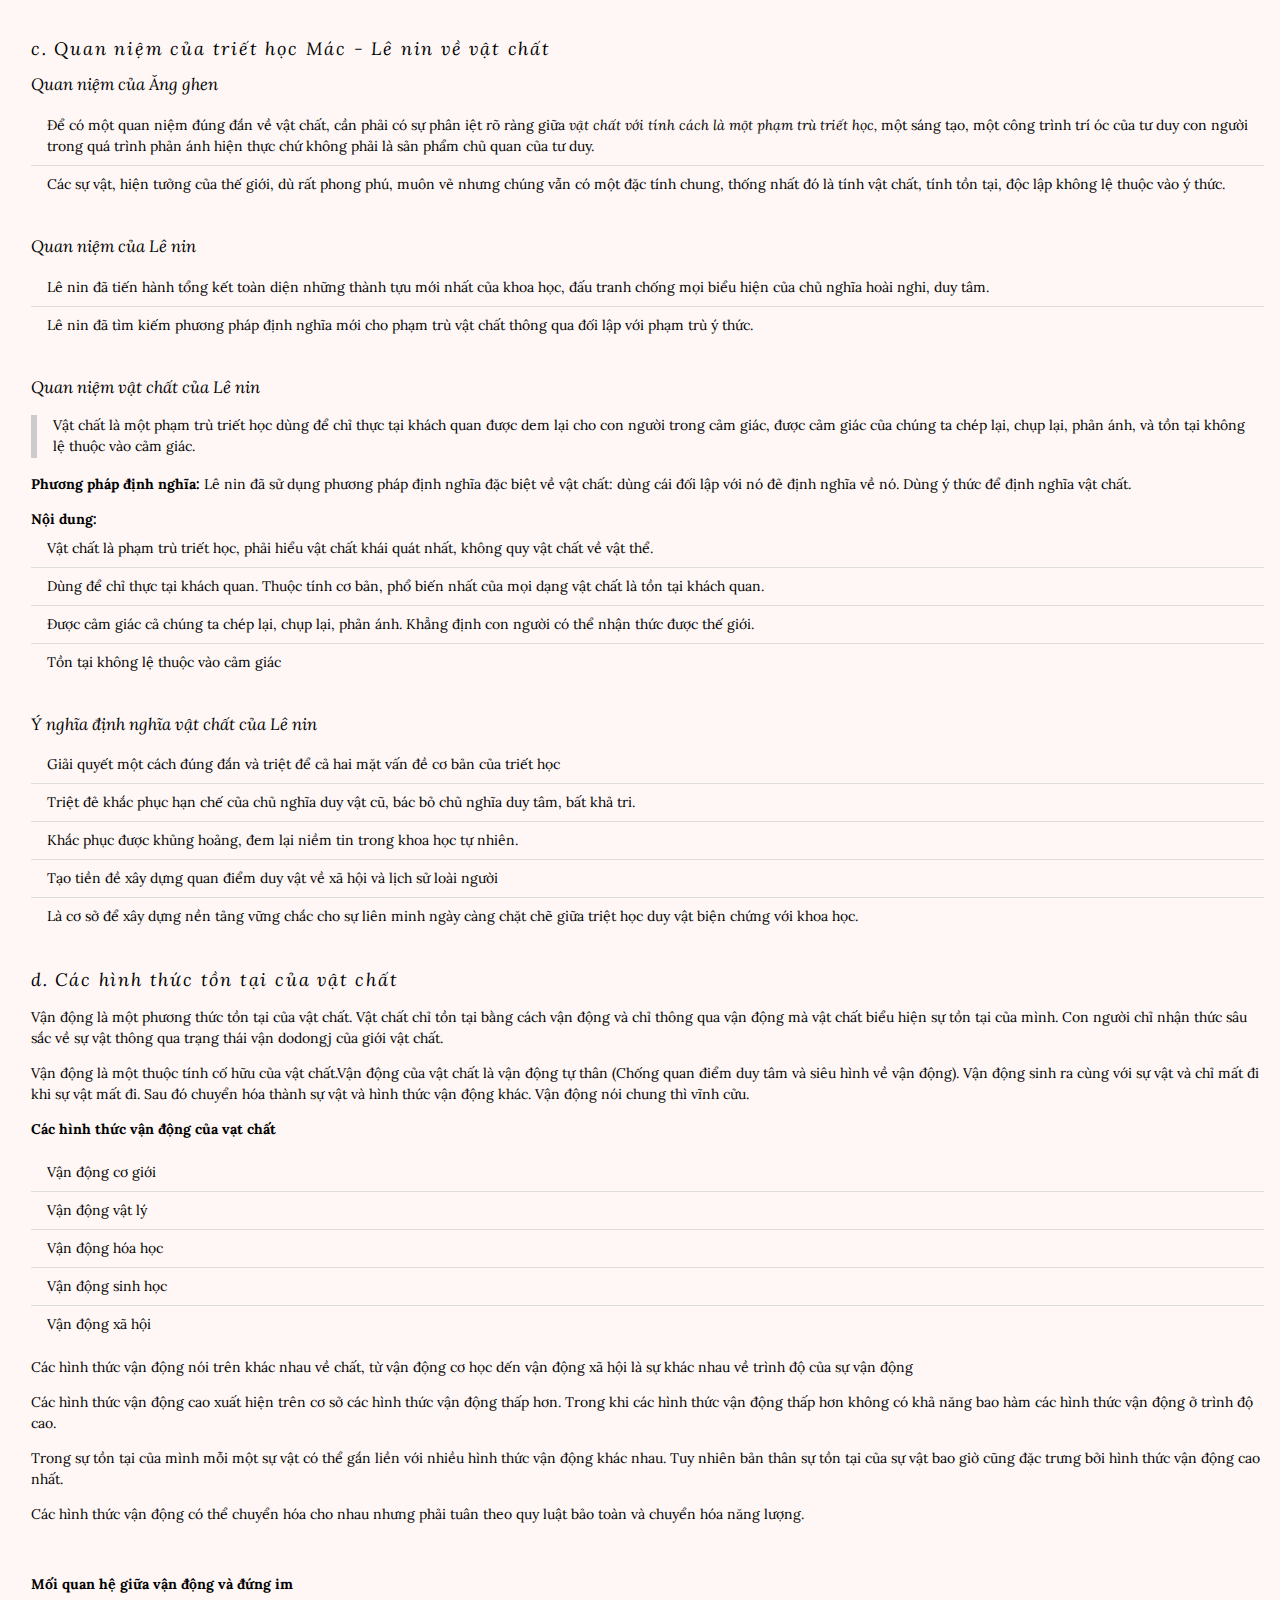
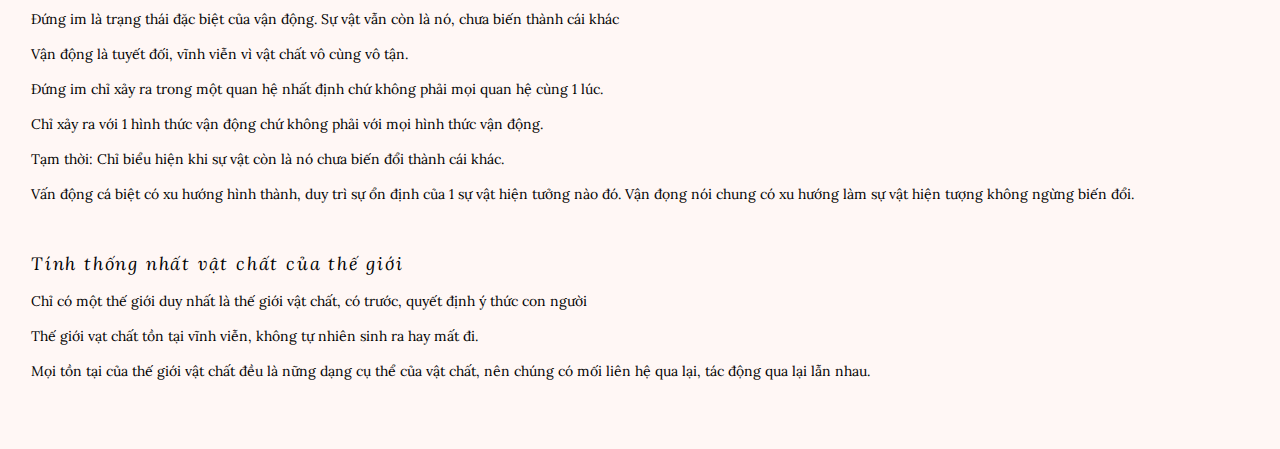
<file: subjects/marxism-leninism/marxism-leninism-003.html>
<!DOCTYPE html>
<html>
    <head>
        <meta name="viewport" content="width=device-width, initial-scale=1">
        <meta charset="utf-8">
        <link rel="stylesheet" href="../../w3.css">
        <link rel="stylesheet" href="../subject-main-style.css">
    </head>
    <body>
        <header class="w3-container w3-center w3-padding-32">
            <h1 class="w3-wide">Chủ nghĩa Duy vật biện chứng</h1>
            <p><span class='w3-opacity'>03.10.2023</span></p>
        </header>
        <main class="w3-container w3-padding-32">
            <div class="content">
                <h1>I. Vật chất và ý thức</h1>
                    <h2>1. Vật chất và các hình thức tồn tại của vật chất</h2>
                        <h3>a. Quan niệm của chủ nghĩa duy tâm và chủ nghĩa duy vật trước Mác về phạm trù vật chất</h3>
                        <br>
                            <h4>Quan niệm của chủ nghĩa duy tâm</h4>
                                <p style="padding-left: 32px">Thừa nhận sự tồn tại của sự vật, hiện tượng vật chất nhưng phủ định đặc tính tồn tại khách quan của chúng.</p>
                                <br>
                            <h4>Quan niệm của chủ nghĩa duy vật trước Mác về vật chất</h4>
                                <p><strong>Quan niệm của Chủ nghĩa duy vật thời cổ đại</strong></p>
                                    <table class="w3-table">
                                        <tr>
                                            <th>Phương Đông cổ đại</th>
                                            <Th>Phương Tây cổ đại</Th>
                                        </tr>
                                        <tr>
                                            <td>Thuyết tứ đại (Ấn Độ): đất, nước, lửa, gió.</td>
                                            <td>Heraclit: Vật chất là lửa.</td>
                                        </tr>
                                        <tr>
                                            <td>Thuyết âm dương: Hai lực lượng âm - dương đối lặp nhau nhưng lại gắn bó, cố kết với nhau trong mọi vật, là khởi nguyên của mọi sự sinh thành, tiến hóa.</td>
                                            <td>Anaximen: Vật chất là không khí.</td>
                                        </tr>
                                        <tr>
                                            <td>Thuyết ngũ hành coi năm yếu tố: Kim, Mộc, Thủy, Hỏa, Thổ là những yếu tố khởi nguyên cấu tạo nên mọi vật.</td>
                                            <td>Democrit: Vật chất là nguyên tử.</td>
                                        </tr>
                                    </table>
                                    <br>
                                    <ul class="w3-ul">Nhận xét
                                    <li>Tích cực: xuất phát từ chính thế giới vật chất để giải thích thế giới. Là cơ sở để các nhà triết học duy vật về sau phát triển quan điểm về thế giới vật chất. Vật chất được coi là cơ sở đầu tiên của mọi sự vật hiện tượng trong thế giới khách quan.</li>
                                    <li>Hạn chế: Nhưng họ đã đồng nhất vật chất với một dạng vật thể cụ thể. Lấy một vật chất cụ thẻ giải thích cho toàn bộ thế giới vật chất ấy. Những yếu tố khởi nguyên mà các nhà tư tưởng nêu ra đều mới chỉ là các giả định, còn mang tính chất trực quan cảm tính, chưa đoực chứng về mặt khoa học.</li>
                                    </ul>
                                    <br>
                                <p><strong>Quan niệm vật chất chủ nghĩa duy vật cận đại</strong></p>
                                    <ul>
                                        <li>Chứng minh sự tồn tại thực sự của nguyên tử là phần tử nhỏ nhất của vật chất vĩ mô thông qua thực nghiệm của vật lý học cổ điển.</li>
                                        <li>Đồng nhất vật chất với khối lượng: Giải thích suwjv ận động của thế giới vật chất trên nền tảng cơ học, tách rời vật chất khỏi vận động, không gian và thời gian.</li>
                                    </ul>
                                    <br>
                        <h3>b. Cuộc cách mạng trong khoa học tự nhiên cuối thế kỷ 19, đầu thế kỷ 20, và sự phá sản của các quan điểm duy vật siêu hình về vật chất.</h3>
                            <table class="w3-table">
                                <tr>
                                    <td>1895</td>
                                    <td>Rơn-ghen phát hiện ra tia X</td>
                                </tr>
                                <tr>
                                    <td>1896</td>
                                    <td>Béc-cơ-ren phát hiện được hiện tượng phóng xạ</td>
                                </tr>
                                <tr>
                                    <td>1897</td>
                                    <td>Tomxon phát hiện ra điện tử</td>

                                </tr>
                                <tr>
                                    <td>1901</td>
                                    <td>Kaufman chứng minh khối lượng biến đổi theo vận tốc của điện tử</td>
                                    
                                </tr>
                                <tr>
                                    <td>1905, 1916</td>
                                    <td>Einstein thuyết tương đối hẹp và thuyết tương đối rộng.</td>
                                </tr>
                            </table>
                            <br>
                            <ul class="w3-ul">
                                <li>Các nhà khoa học, triết học duy vật tự phát hoài nghi quan niệm về vật chất của chủ nghĩa duy vật trước.</li>
                                <li>Chủ nghĩa duy tâm trong một số khoa học tấn công và phủ nhận quan niệm về vật chất của chủ nghĩa duy vật.</li>
                                <li>Một số nhà khoa học tự nhiên trượt từ chủ nghĩa duy vật máy móc, siêu hình sang chủ nghĩa tương đối, ròi rơi vào chủ nghĩa duy tâm.</li>
                            </ul>
                            <br>
                            <p>Lê nin đã phân tích tình hình phức tạp đó và chỉ rõ:</p>
                                <ul class="w3-ul">
                                    <li>Vật lý học không bị khủng hoảng, mà đó chính là dấu hiệu của một cuộc cách mạng trong khoa học tự nhiên</li>
                                    <li>Cái bị tiêu tan không phải là nguyên tử, không phải "vật chất tiêu tan" mà chỉ có giới hạn hiểu biết của con người về vật chất là tiêu tan.</li>
                                    <li>Những phát minh có giá trị to lớn của vật lý học đương thời không hề bác bỏ vật chất mà chỉ làm rõ hơn hiểu biết còn hạn chế của con người về vật chất.</li>
                                </ul>
                                <br>
                        <h3>c. Quan niệm của triết học Mác - Lê nin về vật chất</h3>
                            <h4>Quan niệm của Ăng ghen</h4>
                                <ul class="w3-ul">
                                <li>Để có một quan niệm đúng đắn về vật chất, cần phải có sự phân iệt rõ ràng giữa <em>vật chất với tính cách là một phạm trù triết học, </em>một sáng tạo, một công trình trí óc của tư duy con người trong quá trình phản ánh hiện thực chứ không phải là sản phẩm chủ quan của tư duy.</li>
                                <li>Các sự vật, hiện tưởng của thế giới, dù rất phong phú, muôn vẻ nhưng chúng vẫn có một đặc tính chung, thống nhất đó là tính vật chất, tính tồn tại, độc lập không lệ thuộc vào ý thức.</li>
                                </ul>
                                <br>
                            <h4>Quan niệm của Lê nin</h4>
                                <ul class="w3-ul">
                                    <li>Lê nin đã tiến hành tổng kết toàn diện những thành tựu mới nhất của khoa học, đấu tranh chống mọi biểu hiện của chủ nghĩa hoài nghi, duy tâm.</li>
                                    <li>Lê nin đã tìm kiếm phương pháp định nghĩa mới cho phạm trù vật chất thông qua đối lập với phạm trù ý thức.</li>
                                </ul>
                                <br>
                            <h4>Quan niệm vật chất của Lê nin</h4>
                                <p class="w3-panel w3-leftbar">Vật chất là một phạm trù triết học dùng để chỉ thực tại khách quan được dem lại cho con người trong cảm giác, được cảm giác của chúng ta chép lại, chụp lại, phản ánh, và tồn tại không lệ thuộc vào cảm giác.</p>
                                <p><strong>Phương pháp định nghĩa:</strong> Lê nin đã sử dụng phương pháp định nghĩa đặc biệt về vật chất: dùng cái đối  lập với nó đẻ định nghĩa về nó. Dùng ý thức để định nghĩa vật chất.<p>
                                <ul class="w3-ul"><strong>Nội dung:</strong>
                                    <li>Vật chất là phạm trù triết học, phải hiểu vật chất khái quát nhất, không quy vật chất về vật thể.</li>
                                    <li>Dùng để chỉ thực tại khách quan. Thuộc tính cơ bản, phổ biến nhất của mọi dạng vật chất là tồn tại khách quan.</li>
                                    <li>Được cảm giác cả chúng ta chép lại, chụp lại, phản ánh. Khẳng định con người có thể nhận thức được thế giới.</li>
                                    <li>Tồn tại không lệ thuộc vào cảm giác</li>
                                </ul>
                                <br>
                            <h4>Ý nghĩa định nghĩa vật chất của Lê nin</h4>
                                <ul class="w3-ul">
                                    <li>Giải quyết một cách đúng đắn và triệt để cả hai mặt vấn đề cơ bản của triết học</li>
                                    <li>Triệt đẻ khắc phục hạn chế của chủ nghĩa duy vật cũ, bác bỏ chủ nghĩa duy tâm, bất khả tri.</li>
                                    <li>Khắc phục được khủng hoảng, đem lại niềm tin trong khoa học tự nhiên.</li>
                                    <li>Tạo tiền đề xây dựng quan điểm duy vật về xã hội và lịch sử loài người </li>
                                    <li>Là cơ sở để xây dựng nền tảng vững chắc cho sự liên minh ngày càng chặt chẽ giữa triệt học duy vật biện chứng với khoa học.</li>
                                </ul>
                                <br>
                        <h3>d. Các hình thức tồn tại của vật chất</h3>
                                <p>Vận động là một phương thức tồn tại của vật chất. Vật chất chỉ tồn tại bằng cách vận động và chỉ thông qua vận động mà vật chất biểu hiện sự tồn tại của mình. Con người chỉ nhận thức sâu sắc về sự vật thông qua trạng thái vận dodongj của giới vật chất.</p>
                                <p>Vận động là một thuộc tính cố hữu của vật chất.Vận động của vật chất là vận động tự thân (Chống quan điểm duy tâm và siêu hình về vận động). Vận động sinh ra cùng với sự vật và chỉ mất đi khi sự vật mất đi. Sau đó chuyển hóa thành sự vật và hình thức vận động khác. Vận động nói chung thì vĩnh cửu.</p>
                                <p><strong>Các hình thức vận động của vạt chất</strong></p>
                                <ul class="w3-ul">
                                    <li>Vận động cơ giới</li>
                                    <li>Vận động vật lý</li>
                                    <li>Vận động hóa học</li>
                                    <li>Vận động sinh học</li>
                                    <li>Vận động xã hội</li>
                                </ul>
                                <p> Các hình thức vận động nói trên khác nhau về chất, từ vận động cơ học dến vận động xã hội là sự khác nhau về trình độ của sự vận động</p>
                                <p>Các hình thức vận động cao xuất hiện trên cơ sở các hình thức vận động thấp hơn. Trong khi các hình thức vận động thấp hơn không có khả năng bao hàm các hình thức vận động ở trình độ cao.</p>
                                <p>Trong sự tồn tại của mình mỗi một sự vật có thể gắn liền với nhiều hình thức vận động khác nhau. Tuy nhiên bản thân sự tồn tại của sự vật bao giờ cũng đặc trưng bởi hình thức vận động cao nhất.</p>
                                <p>Các hình thức vận động có thể chuyển hóa cho nhau nhưng phải tuân theo quy luật bảo toàn và chuyển hóa năng lượng.</p>
                                <br>
                                <p><strong>Mối quan hệ giữa vận động và đứng im</strong></p>
                                <p>Đứng im là trạng thái đặc biệt của vận động. Sự vật vẫn còn là nó, chưa biến thành cái khác</p>
                                <p>Vận động là tuyết đối, vĩnh viễn vì vật chất vô cùng vô tận.</p>
                                <p>Đứng im chỉ xảy ra trong một quan hệ nhất định chứ không phải mọi quan hệ cùng 1 lúc.</p>
                                <p>Chỉ xảy ra với 1 hình thức vận động chứ không phải với mọi hình thức vận động.</p>
                                <p>Tạm thời: Chỉ biểu hiện khi sự vật còn là nó chưa biến đổi thành cái khác.</p>
                                <p>Vấn động cá biệt có xu hướng hình thành, duy trì sự ổn định của 1 sự vật hiện tưởng nào đó. Vận đọng nói chung có xu hướng làm sự vật hiện tượng không ngừng biến đổi.</p>
                                <br>
                        <h3>Tính thống nhất vật chất của thế giới</h3>
                                <p>Chỉ có một thế giới duy nhất là thế giới vật chất, có trước, quyết định ý thức con người</p>
                                <p>Thế giới vạt chất tồn tại vĩnh viễn, không tự nhiên sinh ra hay mất đi.</p>
                                <p>Mọi tồn tại của thế giới vật chất đều là nững dạng cụ thể của vật chất, nên chúng có mối liên hệ qua lại, tác động qua lại lẫn nhau.</p>
                                <br>
            </div>
        </main>
    </body>
</file>
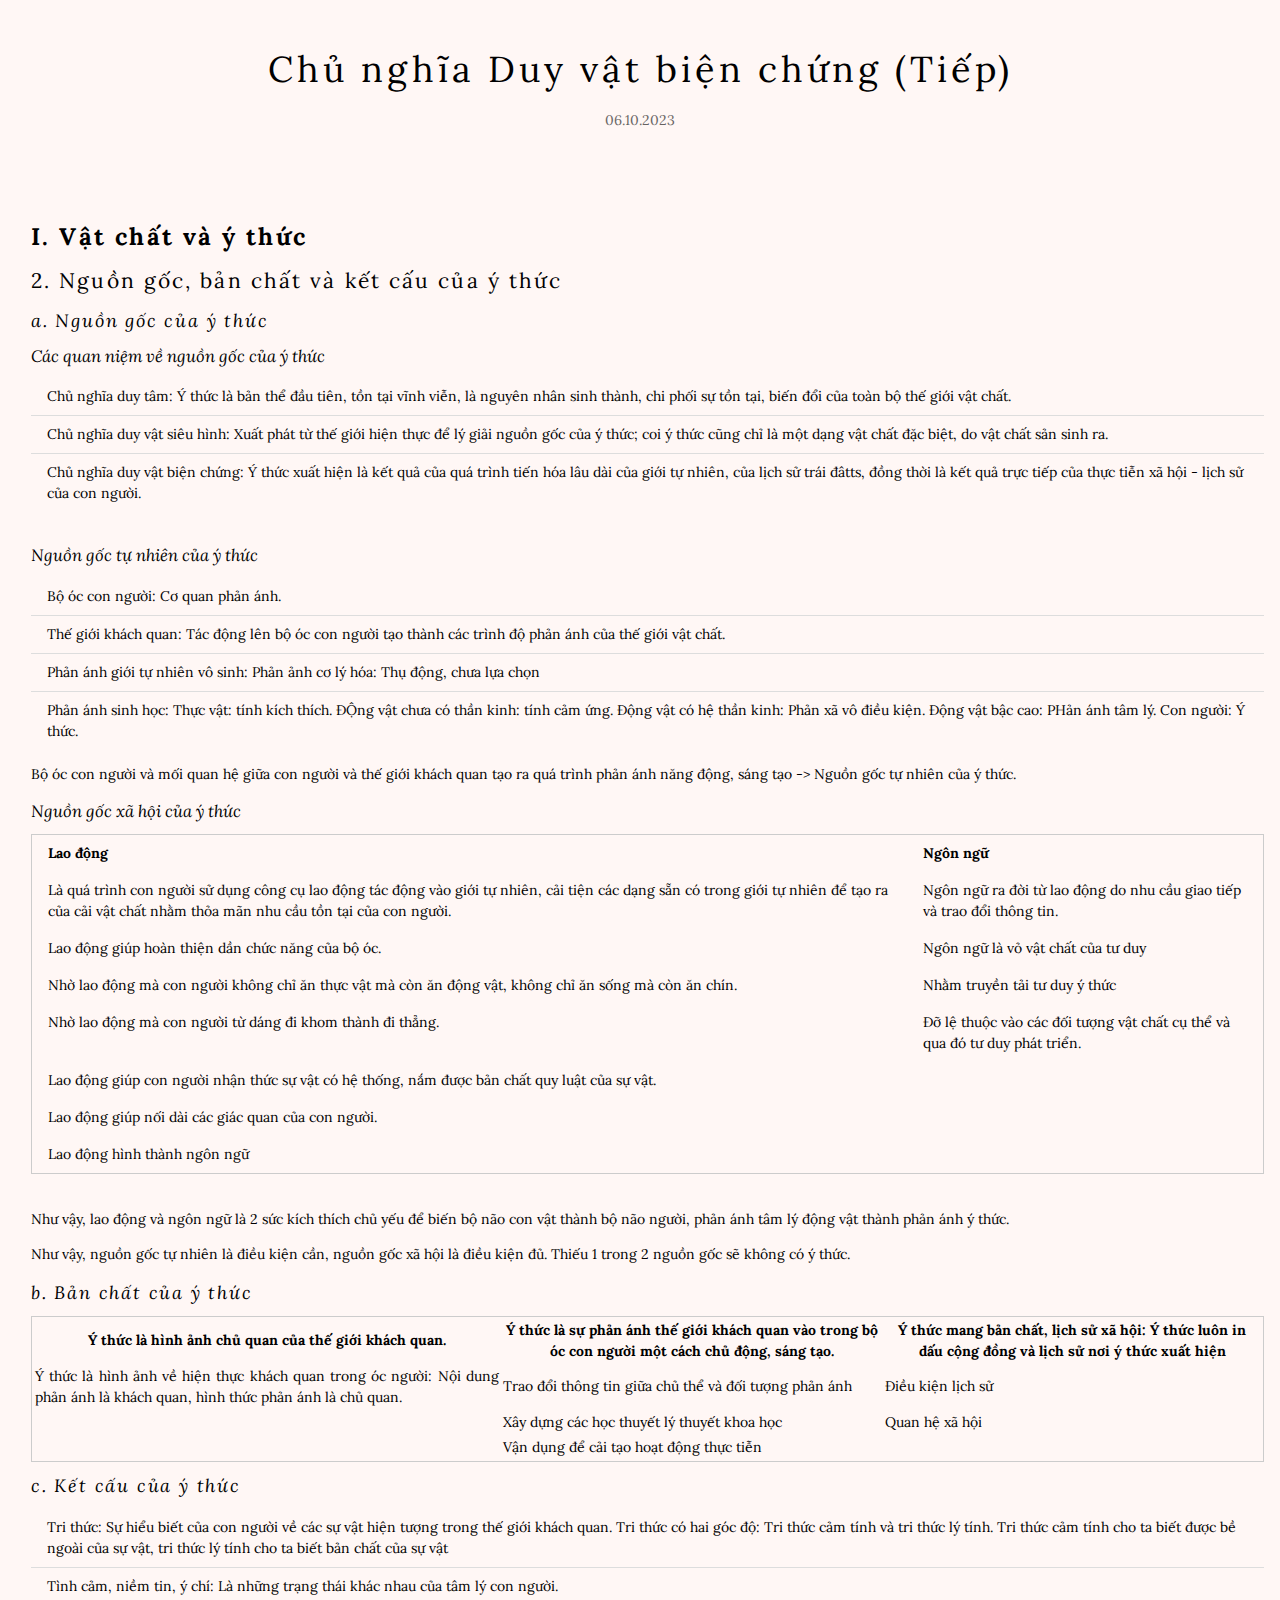
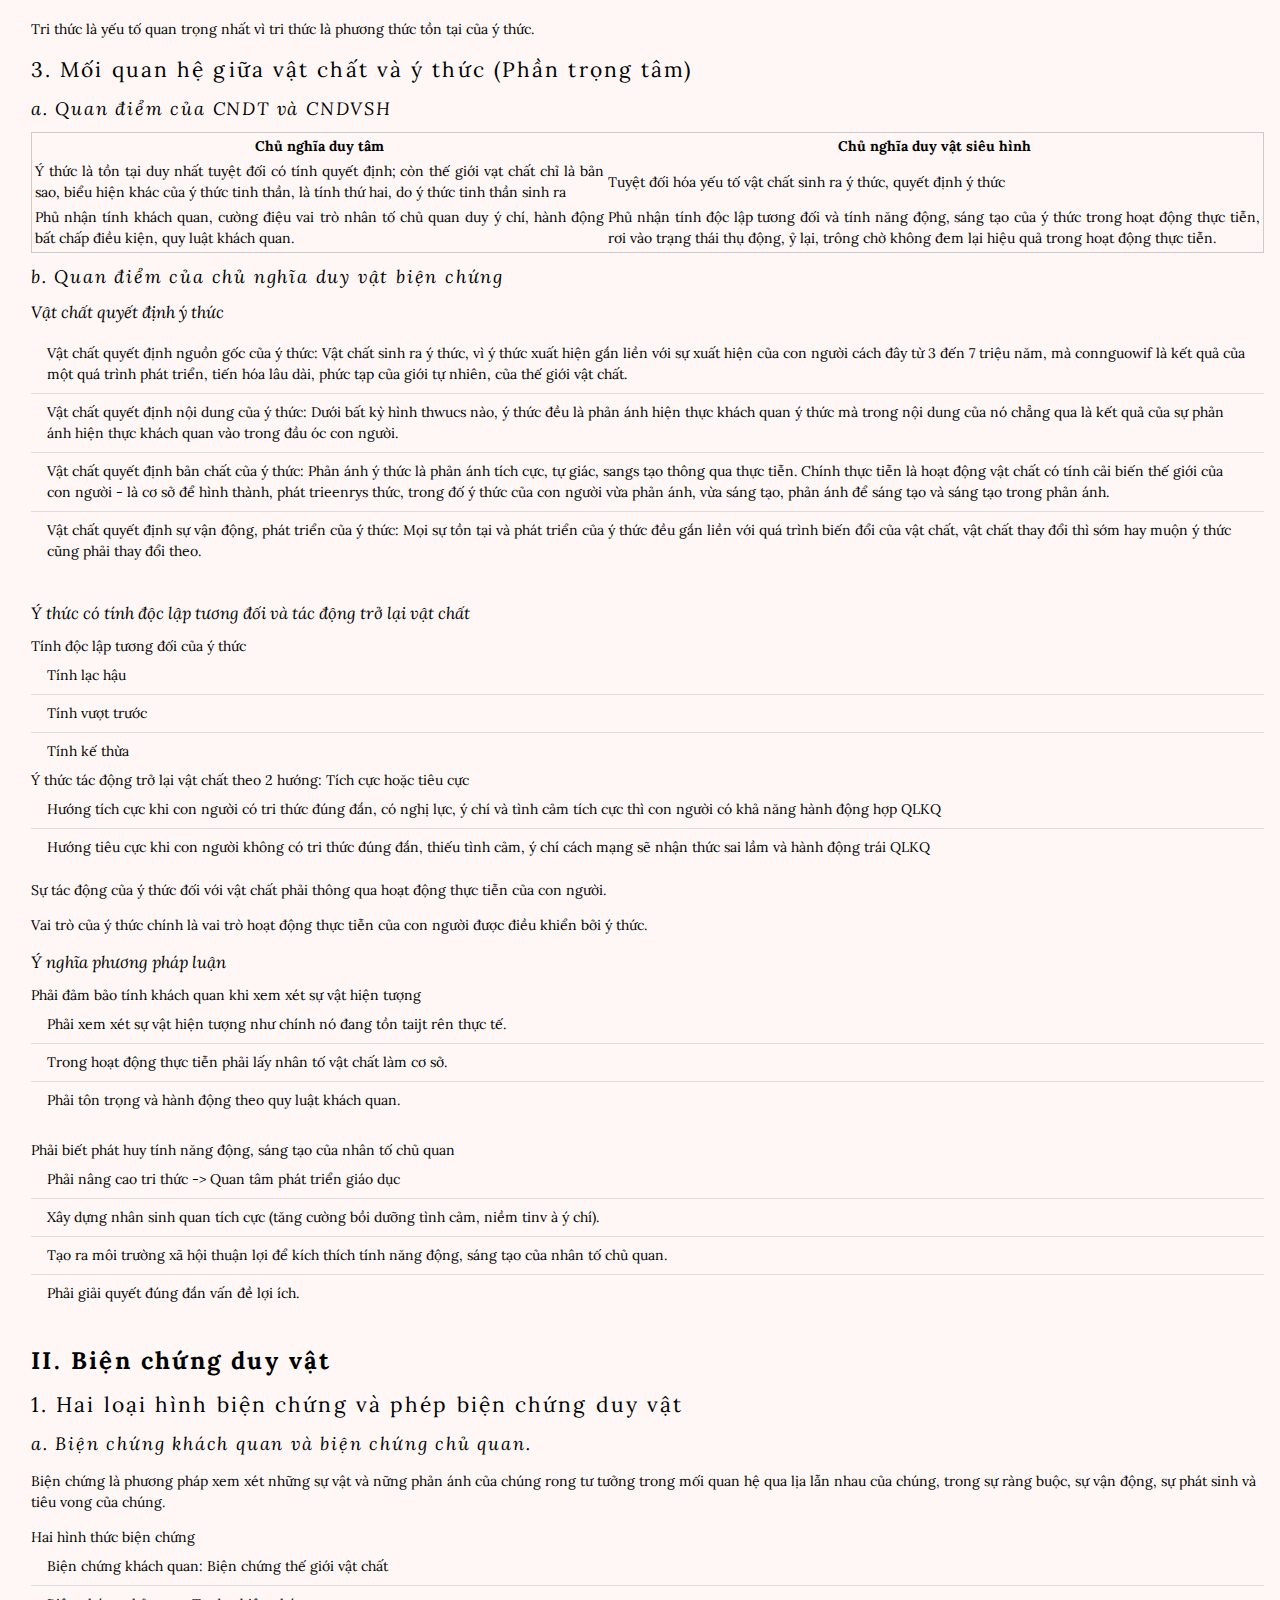
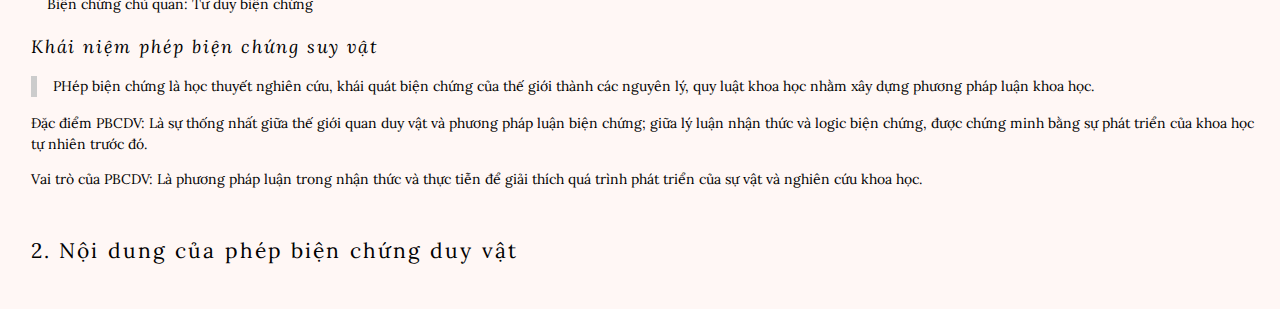
<file: subjects/marxism-leninism/marxism-leninism-004.html>
<!DOCTYPE html>
<html>
    <head>
        <meta name="viewport" content="width=device-width, initial-scale=1">
        <meta charset="utf-8">
        <link rel="stylesheet" href="../../w3.css">
        <link rel="stylesheet" href="../subject-main-style.css">
    </head>
    <body>
        <header class="w3-container w3-center w3-padding-32">
            <h1 class="w3-wide">Chủ nghĩa Duy vật biện chứng (Tiếp)</h1>
            <p><span class='w3-opacity'>06.10.2023</span></p>
        </header>
        <main class="w3-container w3-padding-32">
            <div class="content">
                <h1>I. Vật chất và ý thức</h1>
                    <div>
                        <h2>2. Nguồn gốc, bản chất và kết cấu của ý thức</h2>
                            <h3>a. Nguồn gốc của ý thức</h3>
                                <h4>Các quan niệm về nguồn gốc của ý thức</h4>
                                    <ul class="w3-ul">
                                        <li>Chủ nghĩa duy tâm: Ý thức là bản thể đầu tiên, tồn tại vĩnh viễn, là nguyên nhân sinh thành, chi phối sự tồn tại, biến đổi của toàn bộ thế giới vật chất.</li>
                                        <li>Chủ nghĩa duy vật siêu hình: Xuất phát từ thế giới hiện thực để lý giải nguồn gốc của ý thức; coi ý thức cũng chỉ là một dạng vật chất đặc biệt, do vật chất sản sinh ra.</li>
                                        <li>Chủ nghĩa duy vật biện chứng: Ý thức xuất hiện là kết quả của quá trình tiến hóa lâu dài của giới tự nhiên, của lịch sử trái đâtts, đồng thời là kết quả trực tiếp của thực tiễn xã hội - lịch sử của con người.</li>
                                    </ul>
                                    <br>
                                <h4>Nguồn gốc tự nhiên của ý thức</h4>
                                    <ul class="w3-ul">
                                        <li>Bộ óc con người: Cơ quan phản ánh.</li>
                                        <li>Thế giới khách quan: Tác động lên bộ óc con người tạo thành các trình độ phản ánh của thế giới vật chất. </li>
                                        <li>Phản ánh giới tự nhiên vô sinh: Phản ảnh cơ lý hóa: Thụ động, chưa lựa chọn</li>
                                        <li>Phản ánh sinh học: Thực vật: tính kích thích. ĐỘng vật chưa có thần kinh: tính cảm ứng. Động vật có hệ thần kinh: Phản xã vô điều kiện. Động vật bậc cao: PHản ánh tâm lý. Con người: Ý thức.</li>
                                    </ul>
                                    <p>Bộ óc con người và mối quan hệ giữa con người và thế giới khách quan tạo ra quá trình phản ánh năng động, sáng tạo -> Nguồn gốc tự nhiên của ý thức.</p>
                                <h4>Nguồn gốc xã hội của ý thức</h4>
                                    <table class="w3-table w3-border">
                                        <tr>
                                            <th>Lao động</th>
                                            <th>Ngôn ngữ</th>
                                        </tr>
                                        <tr>
                                            <td>Là quá trình con người sử dụng công cụ lao động tác động vào giới tự nhiên, cải tiện các dạng sẵn có trong giới tự nhiên để tạo ra của cải vật chất nhằm thỏa mãn nhu cầu tồn tại của con người.</td>
                                            <td>Ngôn ngữ ra đời từ lao động do nhu cầu giao tiếp và trao đổi thông tin.</td>
                                        </tr>
                                        <tr>
                                            <td>Lao động giúp hoàn thiện dần chức năng của bộ óc.</td>
                                            <td>Ngôn ngữ là vỏ vật chất của tư duy</td>
                                        </tr>
                                        <tr>
                                            <td>Nhờ lao động mà con người không chỉ ăn thực vật mà còn ăn động vật, không chỉ ăn sống mà còn ăn chín.</td>
                                            <td>Nhằm truyền tải tư duy ý thức</td>
                                        </tr>
                                        <tr>
                                            <td>Nhờ lao động mà con người từ dáng đi khom thành đi thẳng.</td>
                                            <td>Đỡ lệ thuộc vào các đối tượng vật chất cụ thể và qua đó tư duy phát triển.</td>
                                        </tr>
                                        <tr>
                                            <td>Lao động giúp con người nhận thức sự vật có hệ thống, nắm được bản chất quy luật của sự vật.</td>
                                            <td></td>
                                        </tr>
                                        <tr>
                                            <td>Lao động giúp nối dài các giác quan của con người.</td>
                                            <td></td>
                                        </tr>
                                        <tr>
                                            <td>Lao động hình thành ngôn ngữ</td>
                                            <td></td>
                                        </tr>
                                    </table>
                                    <br>
                                    <p>Như vậy, lao động và ngôn ngữ là 2 sức kích thích chủ yếu để biến bộ não con vật thành bộ não người, phản ánh tâm lý động vật thành phản ánh ý thức.</p>
                                    <p>Như vậy, nguồn gốc tự nhiên là điều kiện cần, nguồn gốc xã hội là điều kiện đủ. Thiếu 1 trong 2 nguồn gốc sẽ không có ý thức.</p>
                            <h3>b. Bản chất của ý thức</h3>
                                    <table class="w3-border">
                                        <tr>
                                            <th>Ý thức là hình ảnh chủ quan của thế giới khách quan.</th>
                                            <th>Ý thức là sự phản ánh thế giới khách quan vào trong bộ óc con người một cách chủ động, sáng tạo.</th>
                                            <th>Ý thức mang bản chất, lịch sử xã hội: Ý thức luôn in dấu cộng đồng và lịch sử nơi ý thức xuất hiện</th>
                                        </tr>
                                        <tr>
                                            <td>Ý thức là hình ảnh về hiện thực khách quan trong óc người: Nội dung phản ánh là khách quan, hình thức phản ánh là chủ quan.</td>
                                            <td>Trao đổi thông tin giữa chủ thể và đối tượng phản ánh</td>
                                            <td>Điều kiện lịch sử</td>
                                        </tr>
                                        <tr>
                                            <td></td>
                                            <td>Xây dựng các học thuyết lý thuyết khoa học</td>
                                            <td>Quan hệ xã hội</td>
                                        </tr>
                                        <tr>
                                            <td>
                    
                                            </td>
                                            <td>Vận dụng để cải tạo hoạt động thực tiễn</td>
                                        </tr>
                                    </table>
                            <h3>c. Kết cấu của ý thức</h3>
                                    <ul class="w3-ul">
                                        <li>Tri thức: Sự hiểu biết của con người về các sự vật hiện tượng trong thế giới khách quan. Tri thức có hai góc độ: Tri thức cảm tính và tri thức lý tính. Tri thức cảm tính cho ta biết được bề ngoài của sự vật, tri thức lý tính cho ta biết bản chất của sự vật</li>
                                        <li>Tình cảm, niềm tin, ý chí: Là những trạng thái khác nhau của tâm lý con người.</li>
                                    </ul>
                                    <p>Tri thức là yếu tố quan trọng nhất vì tri thức là phương thức tồn tại của ý thức. </p>
                    </div>
                    <div>
                        <h2>3. Mối quan hệ giữa vật chất và ý thức (Phần trọng tâm)</h2>
                            <h3>a. Quan điểm của CNDT và CNDVSH</h3>
                                <table class="w3-border">
                                    <tr>
                                        <th>Chủ nghĩa duy tâm</th>
                                        <th>Chủ nghĩa duy vật siêu hình</th>
                                    </tr>
                                    <tr>
                                        <td>Ý thức là tồn tại duy nhất tuyệt đối có tính quyết định; còn thế giới vạt chất chỉ là bản sao, biểu hiện khác của ý thức tinh thần, là tính thứ hai, do ý thức tinh thần sinh ra</td>
                                        <td>Tuyệt đối hóa yếu tố vật chất sinh ra ý thức, quyết định ý thức</td>
                                    </tr>
                                    <tr>
                                        <td>Phủ nhận tính khách quan, cường điệu vai trò nhân tố chủ quan duy ý chí, hành động bất chấp điều kiện, quy luật khách quan.</td>
                                        <td>Phủ nhận tính độc lập tương đối và tính năng động, sáng tạo của ý thức trong hoạt động thực tiễn, rơi vào trạng thái thụ động, ỷ lại, trông chờ không đem lại hiệu quả trong hoạt động thực tiễn.</td>
                                    </tr>
                                </table>
                            <h3>b. Quan điểm của chủ nghĩa duy vật biện chứng</h3>
                                <h4>Vật chất quyết định ý thức</h4>
                                    <ul class="w3-ul">
                                        <li>Vật chất quyết định nguồn gốc của ý thức: Vật chất sinh ra ý thức, vì ý thức xuất hiện gắn liền với sự xuất hiện của con người cách đây từ 3 đến 7 triệu năm, mà connguowif là kết quả của một quá trình phát triển, tiến hóa lâu dài, phức tạp của giới tự nhiên, của thế giới vật chất.</li>
                                        <li>Vật chất quyết định nội dung của ý thức: Dưới bất kỳ hình thwucs nào, ý thức đều là phản ánh hiện thực khách quan ý thức mà trong nội dung của nó chẳng qua là kết quả của sự phản ánh hiện thực khách quan vào trong đầu óc con người.</li>
                                        <li>Vật chất quyết định bản chất của ý thức: Phản ánh ý thức là phản ánh tích cực, tự giác, sangs tạo thông qua thực tiễn. Chính thực tiễn là hoạt động vật chất có tính cải biến thế giới của con người - là cơ sở để hình thành, phát trieenrys thức, trong đố ý thức của con người vừa phản ánh, vừa sáng tạo, phản ánh để sáng tạo và sáng tạo trong phản ánh.</li>
                                        <li>Vật chất quyết định sự vận động, phát triển của ý thức: Mọi sự tồn tại và phát triển của ý thức đều gắn liền với quá trình biến đổi của vật chất, vật chất thay đổi thì sớm hay muộn ý thức cũng phải thay đổi theo.</li>
                                    </ul>
                                    <br>
                                <h4>Ý thức có tính độc lập tương đối và tác động trở lại vật chất</h4>
                                    <ul class="w3-ul">Tính độc lập tương đối của ý thức 
                                        <li>Tính lạc hậu</li>
                                        <li>Tính vượt trước</li>
                                        <li>Tính kế thừa</li>
                                    </ul>
                                    <ul class="w3-ul">Ý thức tác động trở lại vật chất theo 2 hướng: Tích cực hoặc tiêu cực 
                                        <li>Hướng tích cực khi con người có tri thức đúng đắn, có nghị lực, ý chí và tình cảm tích cực thì con người có khả năng hành động hợp QLKQ</li>
                                        <li>Hướng tiêu cực khi con người không có tri thức đúng đắn, thiếu tình cảm, ý chí cách mạng sẽ nhận thức sai lầm và hành động trái QLKQ</li>
                                    </ul>
                                    <p>Sự tác động của ý thức đối với vật chất phải thông qua hoạt động thực tiễn của con người.</p>
                                    <p>Vai trò của ý thức chính là vai trò hoạt động thực tiễn của con người được điều khiển bởi ý thức.</p>
                                <h4>Ý nghĩa phương pháp luận</h4>
                                    <ul class="w3-ul">Phải đảm bảo tính khách quan khi xem xét sự vật hiện tượng 
                                        <li>Phải xem xét sự vật hiện tượng như chính nó đang tồn taijt rên thực tế.</li>
                                        <li>Trong hoạt động thực tiễn phải lấy nhân tố vật chất làm cơ sở.</li>
                                        <li>Phải tôn trọng và hành động theo quy luật khách quan.</li>
                                    </ul>
                                    <br>
                                    <ul class="w3-ul">Phải biết phát huy tính năng động, sáng tạo của nhân tố chủ quan 
                                        <li>Phải nâng cao tri thức -> Quan tâm phát triển giáo dục</li>
                                        <li>Xây dựng nhân sinh quan tích cực (tăng cường bồi dưỡng tình cảm, niềm tinv à ý chí).</li>
                                        <li>Tạo ra môi trường xã hội thuận lợi để kích thích tính năng động, sáng tạo của nhân tố chủ quan.</li>
                                        <li>Phải giải quyết đúng đắn vấn đề lợi ích.</li>
                                    </ul>
                                    <br>
                        <h1>II. Biện chứng duy vật</h1>
                            <h2>1. Hai loại hình biện chứng và phép biện chứng duy vật</h2>
                                <h3>a. Biện chứng khách quan và biện chứng chủ quan.</h3>
                                    <p>Biện chứng là phương pháp xem xét những sự vật và nững phản ánh của chúng rong tư tưởng trong mối quan hệ qua lịa lẫn nhau của chúng, trong sự ràng buộc, sự vận động, sự phát sinh và tiêu vong của chúng.</p>
                                    <ul class="w3-ul
                                        ">Hai hình thức biện chứng
                                    <li>
                                        Biện chứng khách quan: Biện chứng thế giới vật chất
                                    </li>
                                <li>Biện chứng chủ quan: Tư duy biện chứng</li></ul>
                                <h3>Khái niệm phép biện chứng suy vật</h3>
                                    <p class="w3-panel w3-leftbar">PHép biện chứng là học thuyết nghiên cứu, khái quát biện chứng của thế giới thành các nguyên lý, quy luật khoa học nhằm xây dựng phương pháp luận khoa học.</p>
                                    <p>Đặc điểm PBCDV: Là sự thống nhất giữa thế giới quan duy vật và phương pháp luận biện chứng; giữa lý luận nhận thức và logic biện chứng, được chứng minh bằng sự phát triển của khoa học tự nhiên trước đó.</p>
                                    <p>Vai trò của PBCDV: Là phương pháp luận trong nhận thức và thực tiễn để giải thích quá trình phát triển của sự vật và nghiên cứu khoa học.</p>
                                    <br>
                            <h2>2. Nội dung của phép biện chứng duy vật</h2>
                                
                    </div>
            </div>
        </main>
    </body>
</file>
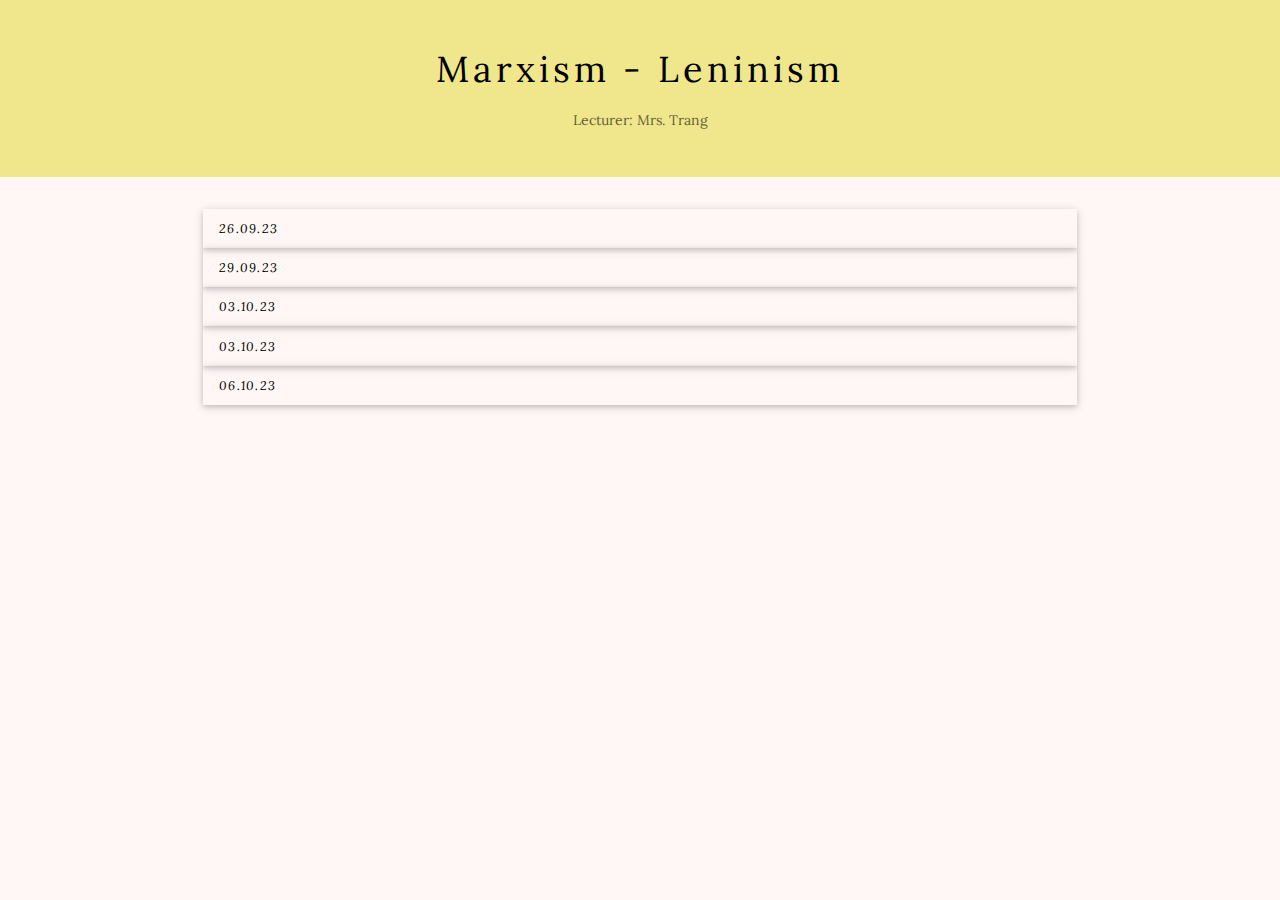
<file: subjects/marxism-leninism/marxism-leninism-main.html>
<!DOCTYPE html>
<html lang="en">
    <head>
        <meta name="viewport" content="width=device-width, initial-scale=1">
        <meta charset="utf-8">
        <link rel="stylesheet" href="../../w3.css">
        <link rel="stylesheet" href="../subject-main-style.css">
    </head>
    <body class="w3-serif">
        <header class="w3-container w3-center w3-padding-32 w3-khaki">
            <h1 class="w3-wide">Marxism - Leninism</h1>
            <p><span class='w3-opacity'>Lecturer: Mrs. Trang</span></p>
        </header>
        <main class="w3-justify w3-container w3-padding-top-32">

            <div class="w3-card w3-hover-shadow w3-container subject"><a href="marxism-leninism-001.html"> <!--Add link here-->
                <h3>26.09.23</h3>
            </div>

            <div class="w3-card w3-hover-shadow w3-container subject"><a href="marxism-leninism-002.html"> 
                <h3>29.09.23</h3>
            </div>

            <div class="w3-card w3-hover-shadow w3-container subject"><a href="marxism-leninism-003.html"> 
                <h3>03.10.23</h3>
            </div>

            <div class="w3-card w3-hover-shadow w3-container subject"><a href="marxism-leninism-003.html"> 
                <h3>03.10.23</h3>
            </div>

            <div class="w3-card w3-hover-shadow w3-container subject"><a href="marxism-leninism-004.html"> 
                <h3>06.10.23</h3>
            </div>
        </main>
    </body>
</html>
</file>
<file: styles.css>
@import url('https://fonts.googleapis.com/css2?family=Lora:ital,wght@0,400;0,600;1,400;1,600&display=swap');

html{
    scroll-behavior: smooth;
    font-family: 'Lora', serif;
}

body{
    background-color: #fff7f5;
}

body h1, p{
    font-family: 'Lora', serif;
}


a{
    text-decoration: none;
}

.subject{
    margin-left:15%;
    margin-right: 15%;
    display: block;
}

.subject h3{
    font-family: 'Lora', serif;
    font-size: 90%;
}

a:active{
    transition: ease-in-out;
}
</file>
<file: subjects/subject-main-style.css>
@import url('https://fonts.googleapis.com/css2?family=Lora:ital,wght@0,400;0,600;1,400;1,600&display=swap');

html{
    scroll-behavior: smooth;
}

body h1,h2,h3,h4,p,ul,li,tr,td {
    font-family: 'Lora', serif;
}

.content {
    margin-left: 15px;
    padding: auto;
}

body {
    font-size: 14px;
    background-color: #fff7f5;
    font-family: 'Lora', serif;
}

body main h1{
    font-size: 1.6rem;
    font-weight: bold;
    letter-spacing: 0.1em;
}

body main h2{
    font-size: 1.4rem;
    letter-spacing: 0.1em;
}

body main h3 {
    font-size: 1.2rem;
    font-style: italic;
    letter-spacing: 0.1em;
}

body main h4 {
    font-size: 1.1rem;
    font-style: italic;
}
a{
    text-decoration: none;
}

.subject{
    margin-left:15%;
    margin-right: 15%;
}

.subject h3{
    font-family: 'Lora', serif;
    font-size: 90%;

}

a:active{
    transition: ease-in-out;
}

table td{
    text-align: justify;
    vertical-align: middle;
}
</file>
